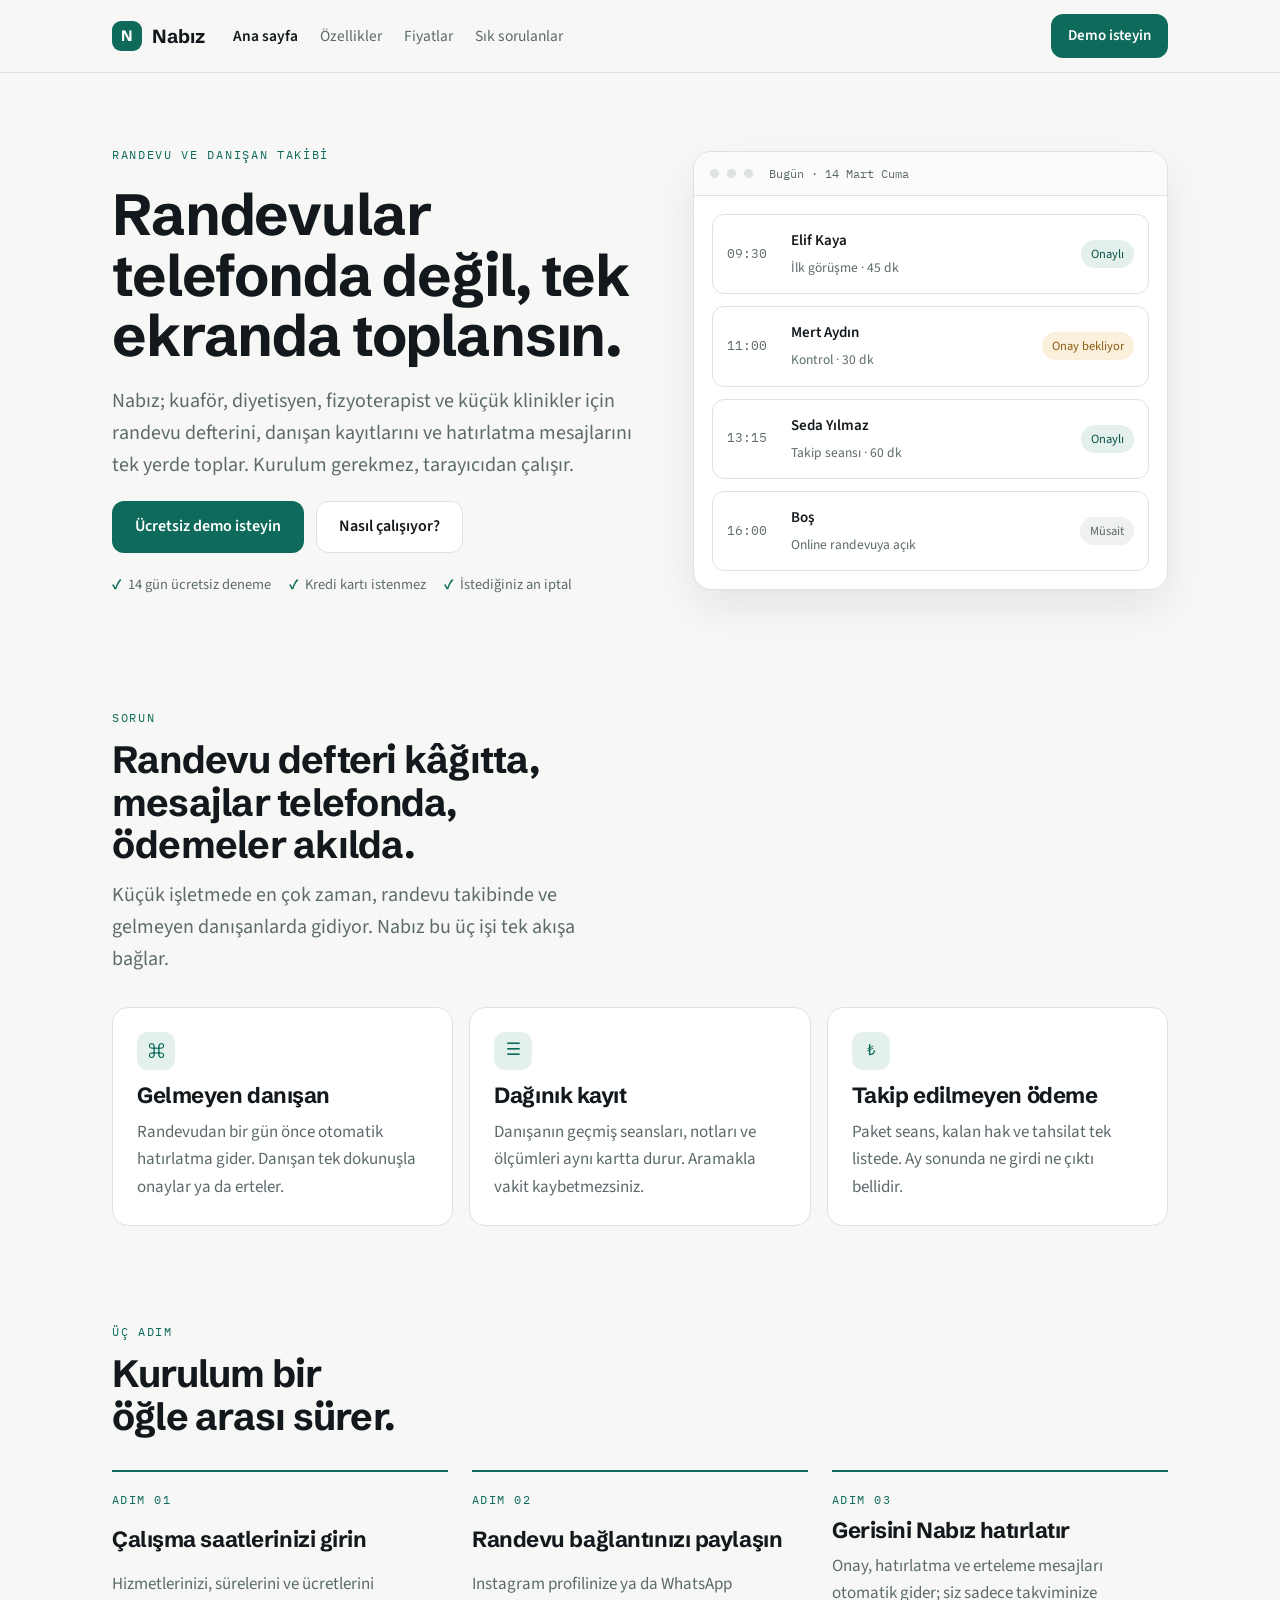
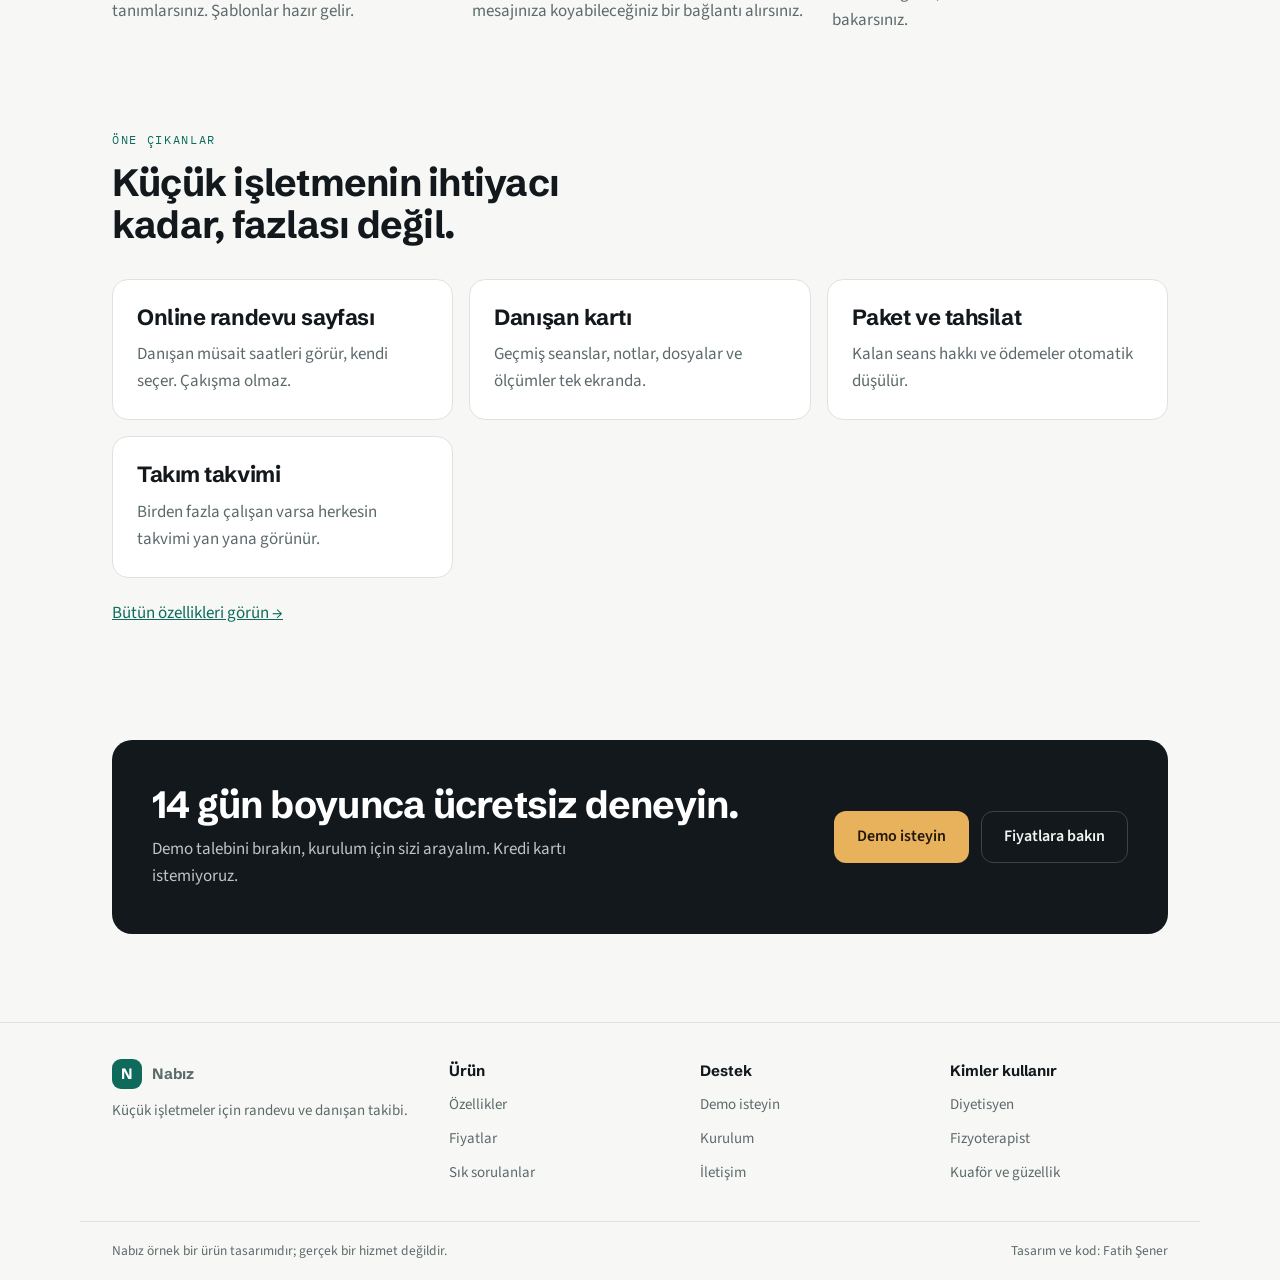
<file: nabiz/index.html>
<!doctype html>
<html lang="tr">
<head>
<meta charset="utf-8">
<meta name="viewport" content="width=device-width, initial-scale=1, viewport-fit=cover">
<title>Nabız — randevu ve danışan takibi</title>
<meta name="description" content="Kuaför, diyetisyen, fizyoterapist ve küçük klinikler için randevu, danışan kaydı ve hatırlatma. Nabız ile randevular tek ekranda.">
<link rel="preconnect" href="https://fonts.googleapis.com">
<link rel="preconnect" href="https://fonts.gstatic.com" crossorigin>
<link rel="stylesheet" href="https://fonts.googleapis.com/css2?family=Schibsted+Grotesk:wght@500;700&family=Source+Sans+3:wght@400;600&family=IBM+Plex+Mono:wght@400&display=swap">
<link rel="stylesheet" href="stil.css">
</head>
<body>

<header class="ust">
  <div class="kutu ust-ic">
    <a class="marka" href="index.html"><span class="isaret" aria-hidden="true">N</span> Nabız</a>
    <nav>
      <a href="index.html" aria-current="page">Ana sayfa</a>
      <a href="ozellikler.html">Özellikler</a>
      <a href="fiyatlar.html">Fiyatlar</a>
      <a href="sss.html">Sık sorulanlar</a>
    </nav>
    <div class="ust-sag">
      <a class="dugme dolu kucuk" href="iletisim.html">Demo isteyin</a>
      <button class="menu-dugme" type="button" id="menuDugmesi" aria-expanded="false" aria-controls="gezinmeAcilir" aria-label="Menüyü aç">☰</button>
    </div>
  </div>
  <div class="kutu gezinme-acilir" id="gezinmeAcilir" hidden>
    <a href="index.html">Ana sayfa</a>
    <a href="ozellikler.html">Özellikler</a>
    <a href="fiyatlar.html">Fiyatlar</a>
    <a href="sss.html">Sık sorulanlar</a>
    <a href="iletisim.html">İletişim</a>
  </div>
</header>

<main>
  <section class="kutu giris">
    <div class="giris-yazi">
      <p class="etiket">Randevu ve danışan takibi</p>
      <h1>Randevular telefonda değil, tek ekranda toplansın.</h1>
      <p class="govde-buyuk">Nabız; kuaför, diyetisyen, fizyoterapist ve küçük klinikler için randevu defterini, danışan kayıtlarını ve hatırlatma mesajlarını tek yerde toplar. Kurulum gerekmez, tarayıcıdan çalışır.</p>
      <div class="dugmeler">
        <a class="dugme dolu" href="iletisim.html">Ücretsiz demo isteyin</a>
        <a class="dugme bos" href="ozellikler.html">Nasıl çalışıyor?</a>
      </div>
      <div class="guven">
        <span>14 gün ücretsiz deneme</span>
        <span>Kredi kartı istenmez</span>
        <span>İstediğiniz an iptal</span>
      </div>
    </div>

    <div class="ekran" aria-label="Nabız randevu ekranının örnek görünümü" role="img">
      <div class="ekran-ust" aria-hidden="true">
        <i></i><i></i><i></i>
        <b>Bugün · 14 Mart Cuma</b>
      </div>
      <div class="ekran-ic" aria-hidden="true">
        <div class="randevu">
          <span class="saat">09:30</span>
          <span><b>Elif Kaya</b><br><span style="font-size: 13.5px; color: var(--soluk);">İlk görüşme · 45 dk</span></span>
          <span class="durum">Onaylı</span>
        </div>
        <div class="randevu">
          <span class="saat">11:00</span>
          <span><b>Mert Aydın</b><br><span style="font-size: 13.5px; color: var(--soluk);">Kontrol · 30 dk</span></span>
          <span class="durum bekliyor">Onay bekliyor</span>
        </div>
        <div class="randevu">
          <span class="saat">13:15</span>
          <span><b>Seda Yılmaz</b><br><span style="font-size: 13.5px; color: var(--soluk);">Takip seansı · 60 dk</span></span>
          <span class="durum">Onaylı</span>
        </div>
        <div class="randevu">
          <span class="saat">16:00</span>
          <span><b>Boş</b><br><span style="font-size: 13.5px; color: var(--soluk);">Online randevuya açık</span></span>
          <span class="durum" style="background: #EEF1EE; color: var(--soluk);">Müsait</span>
        </div>
      </div>
    </div>
  </section>

  <section class="kutu dar">
    <div class="bolum-basi">
      <p class="etiket">Sorun</p>
      <h2>Randevu defteri kâğıtta, mesajlar telefonda, ödemeler akılda.</h2>
      <p class="govde-buyuk">Küçük işletmede en çok zaman, randevu takibinde ve gelmeyen danışanlarda gidiyor. Nabız bu üç işi tek akışa bağlar.</p>
    </div>

    <div class="kartlar">
      <article class="kart">
        <span class="isaret" aria-hidden="true">⌘</span>
        <h3>Gelmeyen danışan</h3>
        <p>Randevudan bir gün önce otomatik hatırlatma gider. Danışan tek dokunuşla onaylar ya da erteler.</p>
      </article>
      <article class="kart">
        <span class="isaret" aria-hidden="true">☰</span>
        <h3>Dağınık kayıt</h3>
        <p>Danışanın geçmiş seansları, notları ve ölçümleri aynı kartta durur. Aramakla vakit kaybetmezsiniz.</p>
      </article>
      <article class="kart">
        <span class="isaret" aria-hidden="true">₺</span>
        <h3>Takip edilmeyen ödeme</h3>
        <p>Paket seans, kalan hak ve tahsilat tek listede. Ay sonunda ne girdi ne çıktı bellidir.</p>
      </article>
    </div>
  </section>

  <section class="kutu dar">
    <div class="bolum-basi">
      <p class="etiket">Üç adım</p>
      <h2>Kurulum bir öğle arası sürer.</h2>
    </div>
    <div class="adimlar">
      <div class="adim">
        <span class="sira">ADIM 01</span>
        <h3>Çalışma saatlerinizi girin</h3>
        <p>Hizmetlerinizi, sürelerini ve ücretlerini tanımlarsınız. Şablonlar hazır gelir.</p>
      </div>
      <div class="adim">
        <span class="sira">ADIM 02</span>
        <h3>Randevu bağlantınızı paylaşın</h3>
        <p>Instagram profilinize ya da WhatsApp mesajınıza koyabileceğiniz bir bağlantı alırsınız.</p>
      </div>
      <div class="adim">
        <span class="sira">ADIM 03</span>
        <h3>Gerisini Nabız hatırlatır</h3>
        <p>Onay, hatırlatma ve erteleme mesajları otomatik gider; siz sadece takviminize bakarsınız.</p>
      </div>
    </div>
  </section>

  <section class="kutu dar">
    <div class="bolum-basi">
      <p class="etiket">Öne çıkanlar</p>
      <h2>Küçük işletmenin ihtiyacı kadar, fazlası değil.</h2>
    </div>
    <div class="kartlar">
      <article class="kart">
        <h3>Online randevu sayfası</h3>
        <p>Danışan müsait saatleri görür, kendi seçer. Çakışma olmaz.</p>
      </article>
      <article class="kart">
        <h3>Danışan kartı</h3>
        <p>Geçmiş seanslar, notlar, dosyalar ve ölçümler tek ekranda.</p>
      </article>
      <article class="kart">
        <h3>Paket ve tahsilat</h3>
        <p>Kalan seans hakkı ve ödemeler otomatik düşülür.</p>
      </article>
      <article class="kart">
        <h3>Takım takvimi</h3>
        <p>Birden fazla çalışan varsa herkesin takvimi yan yana görünür.</p>
      </article>
    </div>
    <p style="margin-top: 22px;"><a href="ozellikler.html">Bütün özellikleri görün →</a></p>
  </section>

  <section class="kutu">
    <div class="cagri">
      <div style="display: grid; gap: 10px;">
        <h2>14 gün boyunca ücretsiz deneyin.</h2>
        <p>Demo talebini bırakın, kurulum için sizi arayalım. Kredi kartı istemiyoruz.</p>
      </div>
      <div class="dugmeler" style="display: flex; gap: 12px; flex-wrap: wrap;">
        <a class="dugme dolu" href="iletisim.html">Demo isteyin</a>
        <a class="dugme bos" href="fiyatlar.html">Fiyatlara bakın</a>
      </div>
    </div>
  </section>
</main>

<footer>
  <div class="kutu footer-ic">
    <div class="footer-sut">
      <a class="marka" href="index.html"><span class="isaret" aria-hidden="true">N</span> Nabız</a>
      <p style="color: var(--soluk); font-size: 15px;">Küçük işletmeler için randevu ve danışan takibi.</p>
    </div>
    <div class="footer-sut">
      <b>Ürün</b>
      <a href="ozellikler.html">Özellikler</a>
      <a href="fiyatlar.html">Fiyatlar</a>
      <a href="sss.html">Sık sorulanlar</a>
    </div>
    <div class="footer-sut">
      <b>Destek</b>
      <a href="iletisim.html">Demo isteyin</a>
      <a href="sss.html#kurulum">Kurulum</a>
      <a href="iletisim.html">İletişim</a>
    </div>
    <div class="footer-sut">
      <b>Kimler kullanır</b>
      <a href="ozellikler.html#kimler">Diyetisyen</a>
      <a href="ozellikler.html#kimler">Fizyoterapist</a>
      <a href="ozellikler.html#kimler">Kuaför ve güzellik</a>
    </div>
  </div>
  <div class="kutu footer-alt">
    <span>Nabız örnek bir ürün tasarımıdır; gerçek bir hizmet değildir.</span>
    <span class="sag">Tasarım ve kod: Fatih Şener</span>
  </div>
</footer>

<script src="betik.js"></script>
</body>
</html>
</file>
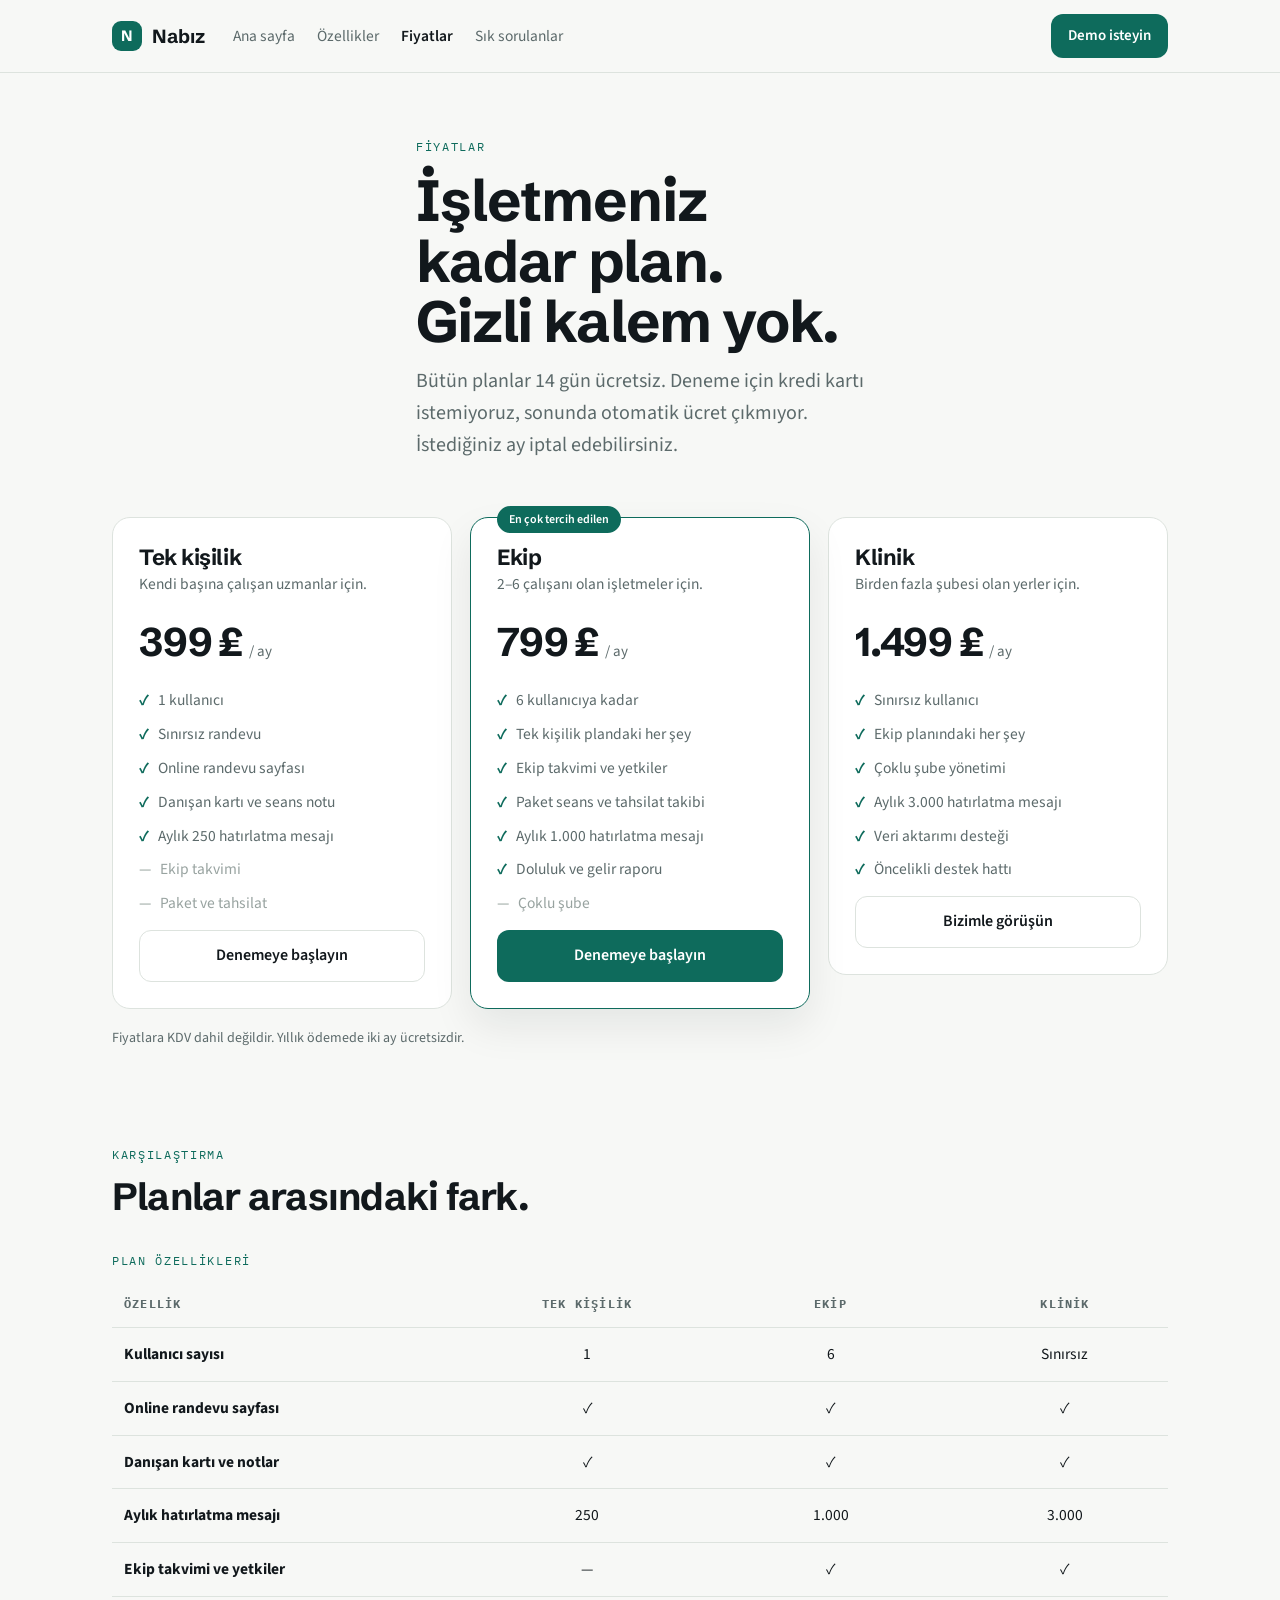
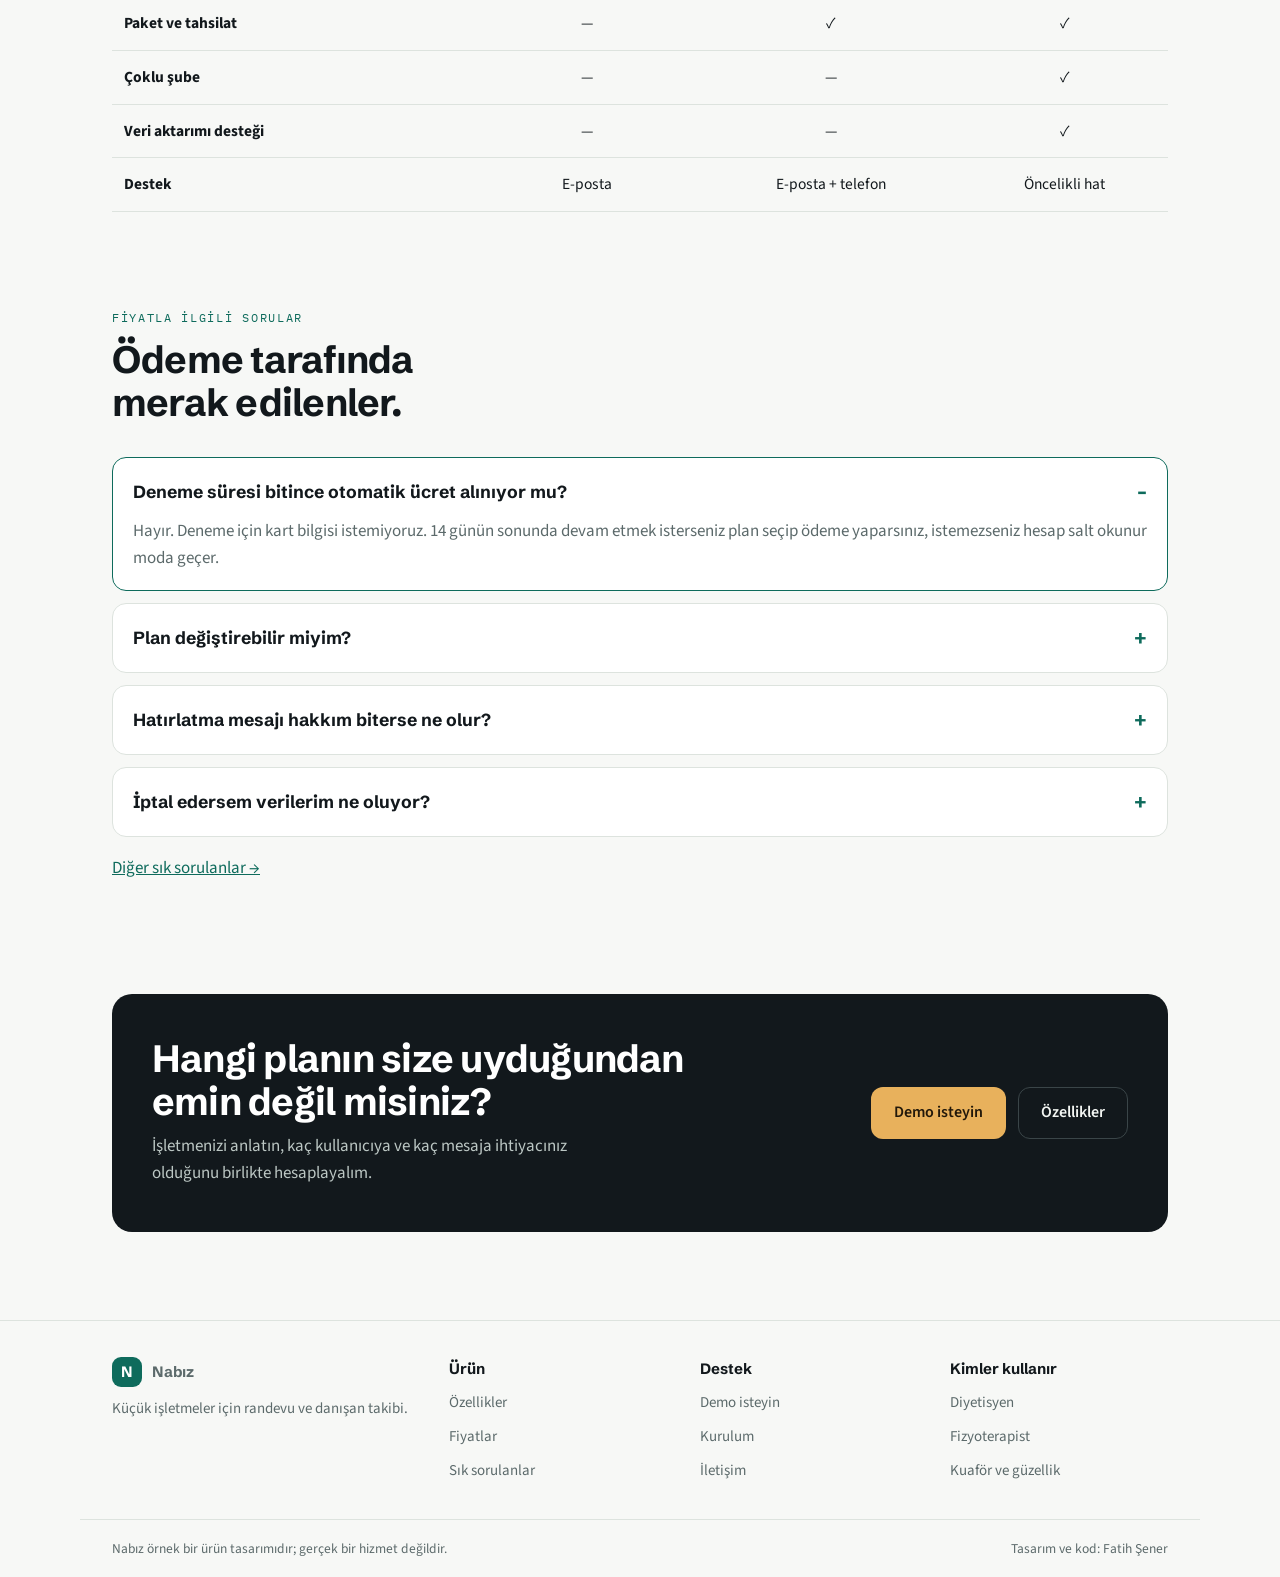
<file: nabiz/fiyatlar.html>
<!doctype html>
<html lang="tr">
<head>
<meta charset="utf-8">
<meta name="viewport" content="width=device-width, initial-scale=1, viewport-fit=cover">
<title>Fiyatlar — Nabız</title>
<meta name="description" content="Nabız fiyat planları: Tek kişilik işletme, ekip ve klinik paketleri. 14 gün ücretsiz deneme, kredi kartı istenmez.">
<link rel="preconnect" href="https://fonts.googleapis.com">
<link rel="preconnect" href="https://fonts.gstatic.com" crossorigin>
<link rel="stylesheet" href="https://fonts.googleapis.com/css2?family=Schibsted+Grotesk:wght@500;700&family=Source+Sans+3:wght@400;600&family=IBM+Plex+Mono:wght@400&display=swap">
<link rel="stylesheet" href="stil.css">
</head>
<body>

<header class="ust">
  <div class="kutu ust-ic">
    <a class="marka" href="index.html"><span class="isaret" aria-hidden="true">N</span> Nabız</a>
    <nav>
      <a href="index.html">Ana sayfa</a>
      <a href="ozellikler.html">Özellikler</a>
      <a href="fiyatlar.html" aria-current="page">Fiyatlar</a>
      <a href="sss.html">Sık sorulanlar</a>
    </nav>
    <div class="ust-sag">
      <a class="dugme dolu kucuk" href="iletisim.html">Demo isteyin</a>
      <button class="menu-dugme" type="button" id="menuDugmesi" aria-expanded="false" aria-controls="gezinmeAcilir" aria-label="Menüyü aç">☰</button>
    </div>
  </div>
  <div class="kutu gezinme-acilir" id="gezinmeAcilir" hidden>
    <a href="index.html">Ana sayfa</a>
    <a href="ozellikler.html">Özellikler</a>
    <a href="fiyatlar.html">Fiyatlar</a>
    <a href="sss.html">Sık sorulanlar</a>
    <a href="iletisim.html">İletişim</a>
  </div>
</header>

<main>
  <div class="kutu sayfa-basi">
    <p class="etiket">Fiyatlar</p>
    <h1>İşletmeniz kadar plan. Gizli kalem yok.</h1>
    <p class="govde-buyuk">Bütün planlar 14 gün ücretsiz. Deneme için kredi kartı istemiyoruz, sonunda otomatik ücret çıkmıyor. İstediğiniz ay iptal edebilirsiniz.</p>
  </div>

  <section class="kutu dar">
    <div class="fiyatlar">
      <article class="fiyat">
        <div>
          <h3>Tek kişilik</h3>
          <p style="color: var(--soluk); font-size: 15.5px;">Kendi başına çalışan uzmanlar için.</p>
        </div>
        <div class="tutar">399 ₺ <small>/ ay</small></div>
        <ul>
          <li>1 kullanıcı</li>
          <li>Sınırsız randevu</li>
          <li>Online randevu sayfası</li>
          <li>Danışan kartı ve seans notu</li>
          <li>Aylık 250 hatırlatma mesajı</li>
          <li class="yok">Ekip takvimi</li>
          <li class="yok">Paket ve tahsilat</li>
        </ul>
        <a class="dugme bos" href="iletisim.html">Denemeye başlayın</a>
      </article>

      <article class="fiyat one-cikan">
        <div>
          <h3>Ekip</h3>
          <p style="color: var(--soluk); font-size: 15.5px;">2–6 çalışanı olan işletmeler için.</p>
        </div>
        <div class="tutar">799 ₺ <small>/ ay</small></div>
        <ul>
          <li>6 kullanıcıya kadar</li>
          <li>Tek kişilik plandaki her şey</li>
          <li>Ekip takvimi ve yetkiler</li>
          <li>Paket seans ve tahsilat takibi</li>
          <li>Aylık 1.000 hatırlatma mesajı</li>
          <li>Doluluk ve gelir raporu</li>
          <li class="yok">Çoklu şube</li>
        </ul>
        <a class="dugme dolu" href="iletisim.html">Denemeye başlayın</a>
      </article>

      <article class="fiyat">
        <div>
          <h3>Klinik</h3>
          <p style="color: var(--soluk); font-size: 15.5px;">Birden fazla şubesi olan yerler için.</p>
        </div>
        <div class="tutar">1.499 ₺ <small>/ ay</small></div>
        <ul>
          <li>Sınırsız kullanıcı</li>
          <li>Ekip planındaki her şey</li>
          <li>Çoklu şube yönetimi</li>
          <li>Aylık 3.000 hatırlatma mesajı</li>
          <li>Veri aktarımı desteği</li>
          <li>Öncelikli destek hattı</li>
        </ul>
        <a class="dugme bos" href="iletisim.html">Bizimle görüşün</a>
      </article>
    </div>
    <p style="margin-top: 18px; font-size: 14px; color: var(--soluk);">Fiyatlara KDV dahil değildir. Yıllık ödemede iki ay ücretsizdir.</p>
  </section>

  <section class="kutu dar">
    <div class="bolum-basi">
      <p class="etiket">Karşılaştırma</p>
      <h2>Planlar arasındaki fark.</h2>
    </div>
    <div class="tablo-sarmal">
      <table class="karsilastirma">
        <caption class="etiket" style="text-align: left; padding-bottom: 10px;">Plan özellikleri</caption>
        <thead>
          <tr>
            <th scope="col">Özellik</th>
            <th scope="col" class="orta">Tek kişilik</th>
            <th scope="col" class="orta">Ekip</th>
            <th scope="col" class="orta">Klinik</th>
          </tr>
        </thead>
        <tbody>
          <tr><th scope="row">Kullanıcı sayısı</th><td class="orta">1</td><td class="orta">6</td><td class="orta">Sınırsız</td></tr>
          <tr><th scope="row">Online randevu sayfası</th><td class="orta">✓</td><td class="orta">✓</td><td class="orta">✓</td></tr>
          <tr><th scope="row">Danışan kartı ve notlar</th><td class="orta">✓</td><td class="orta">✓</td><td class="orta">✓</td></tr>
          <tr><th scope="row">Aylık hatırlatma mesajı</th><td class="orta">250</td><td class="orta">1.000</td><td class="orta">3.000</td></tr>
          <tr><th scope="row">Ekip takvimi ve yetkiler</th><td class="orta">—</td><td class="orta">✓</td><td class="orta">✓</td></tr>
          <tr><th scope="row">Paket ve tahsilat</th><td class="orta">—</td><td class="orta">✓</td><td class="orta">✓</td></tr>
          <tr><th scope="row">Çoklu şube</th><td class="orta">—</td><td class="orta">—</td><td class="orta">✓</td></tr>
          <tr><th scope="row">Veri aktarımı desteği</th><td class="orta">—</td><td class="orta">—</td><td class="orta">✓</td></tr>
          <tr><th scope="row">Destek</th><td class="orta">E-posta</td><td class="orta">E-posta + telefon</td><td class="orta">Öncelikli hat</td></tr>
        </tbody>
      </table>
    </div>
  </section>

  <section class="kutu dar">
    <div class="bolum-basi">
      <p class="etiket">Fiyatla ilgili sorular</p>
      <h2>Ödeme tarafında merak edilenler.</h2>
    </div>
    <div class="sss">
      <details open>
        <summary>Deneme süresi bitince otomatik ücret alınıyor mu?</summary>
        <p>Hayır. Deneme için kart bilgisi istemiyoruz. 14 günün sonunda devam etmek isterseniz plan seçip ödeme yaparsınız, istemezseniz hesap salt okunur moda geçer.</p>
      </details>
      <details>
        <summary>Plan değiştirebilir miyim?</summary>
        <p>İstediğiniz zaman yükseltip düşürebilirsiniz. Yükseltmede kalan gün üzerinden fark alınır, düşürmede sonraki dönemden geçerli olur.</p>
      </details>
      <details>
        <summary>Hatırlatma mesajı hakkım biterse ne olur?</summary>
        <p>Randevular çalışmaya devam eder, yalnızca otomatik mesaj gönderimi durur. Ek paket alabilir ya da bir üst plana geçebilirsiniz.</p>
      </details>
      <details>
        <summary>İptal edersem verilerim ne oluyor?</summary>
        <p>İptalden sonra 60 gün boyunca verileriniz saklanır ve Excel olarak dışarı aktarabilirsiniz. Bu sürenin sonunda talebiniz üzerine tamamen siliyoruz.</p>
      </details>
    </div>
    <p style="margin-top: 18px;"><a href="sss.html">Diğer sık sorulanlar →</a></p>
  </section>

  <section class="kutu">
    <div class="cagri">
      <div style="display: grid; gap: 10px;">
        <h2>Hangi planın size uyduğundan emin değil misiniz?</h2>
        <p>İşletmenizi anlatın, kaç kullanıcıya ve kaç mesaja ihtiyacınız olduğunu birlikte hesaplayalım.</p>
      </div>
      <div style="display: flex; gap: 12px; flex-wrap: wrap;">
        <a class="dugme dolu" href="iletisim.html">Demo isteyin</a>
        <a class="dugme bos" href="ozellikler.html">Özellikler</a>
      </div>
    </div>
  </section>
</main>

<footer>
  <div class="kutu footer-ic">
    <div class="footer-sut">
      <a class="marka" href="index.html"><span class="isaret" aria-hidden="true">N</span> Nabız</a>
      <p style="color: var(--soluk); font-size: 15px;">Küçük işletmeler için randevu ve danışan takibi.</p>
    </div>
    <div class="footer-sut">
      <b>Ürün</b>
      <a href="ozellikler.html">Özellikler</a>
      <a href="fiyatlar.html">Fiyatlar</a>
      <a href="sss.html">Sık sorulanlar</a>
    </div>
    <div class="footer-sut">
      <b>Destek</b>
      <a href="iletisim.html">Demo isteyin</a>
      <a href="sss.html#kurulum">Kurulum</a>
      <a href="iletisim.html">İletişim</a>
    </div>
    <div class="footer-sut">
      <b>Kimler kullanır</b>
      <a href="ozellikler.html#kimler">Diyetisyen</a>
      <a href="ozellikler.html#kimler">Fizyoterapist</a>
      <a href="ozellikler.html#kimler">Kuaför ve güzellik</a>
    </div>
  </div>
  <div class="kutu footer-alt">
    <span>Nabız örnek bir ürün tasarımıdır; gerçek bir hizmet değildir.</span>
    <span class="sag">Tasarım ve kod: Fatih Şener</span>
  </div>
</footer>

<script src="betik.js"></script>
</body>
</html>
</file>
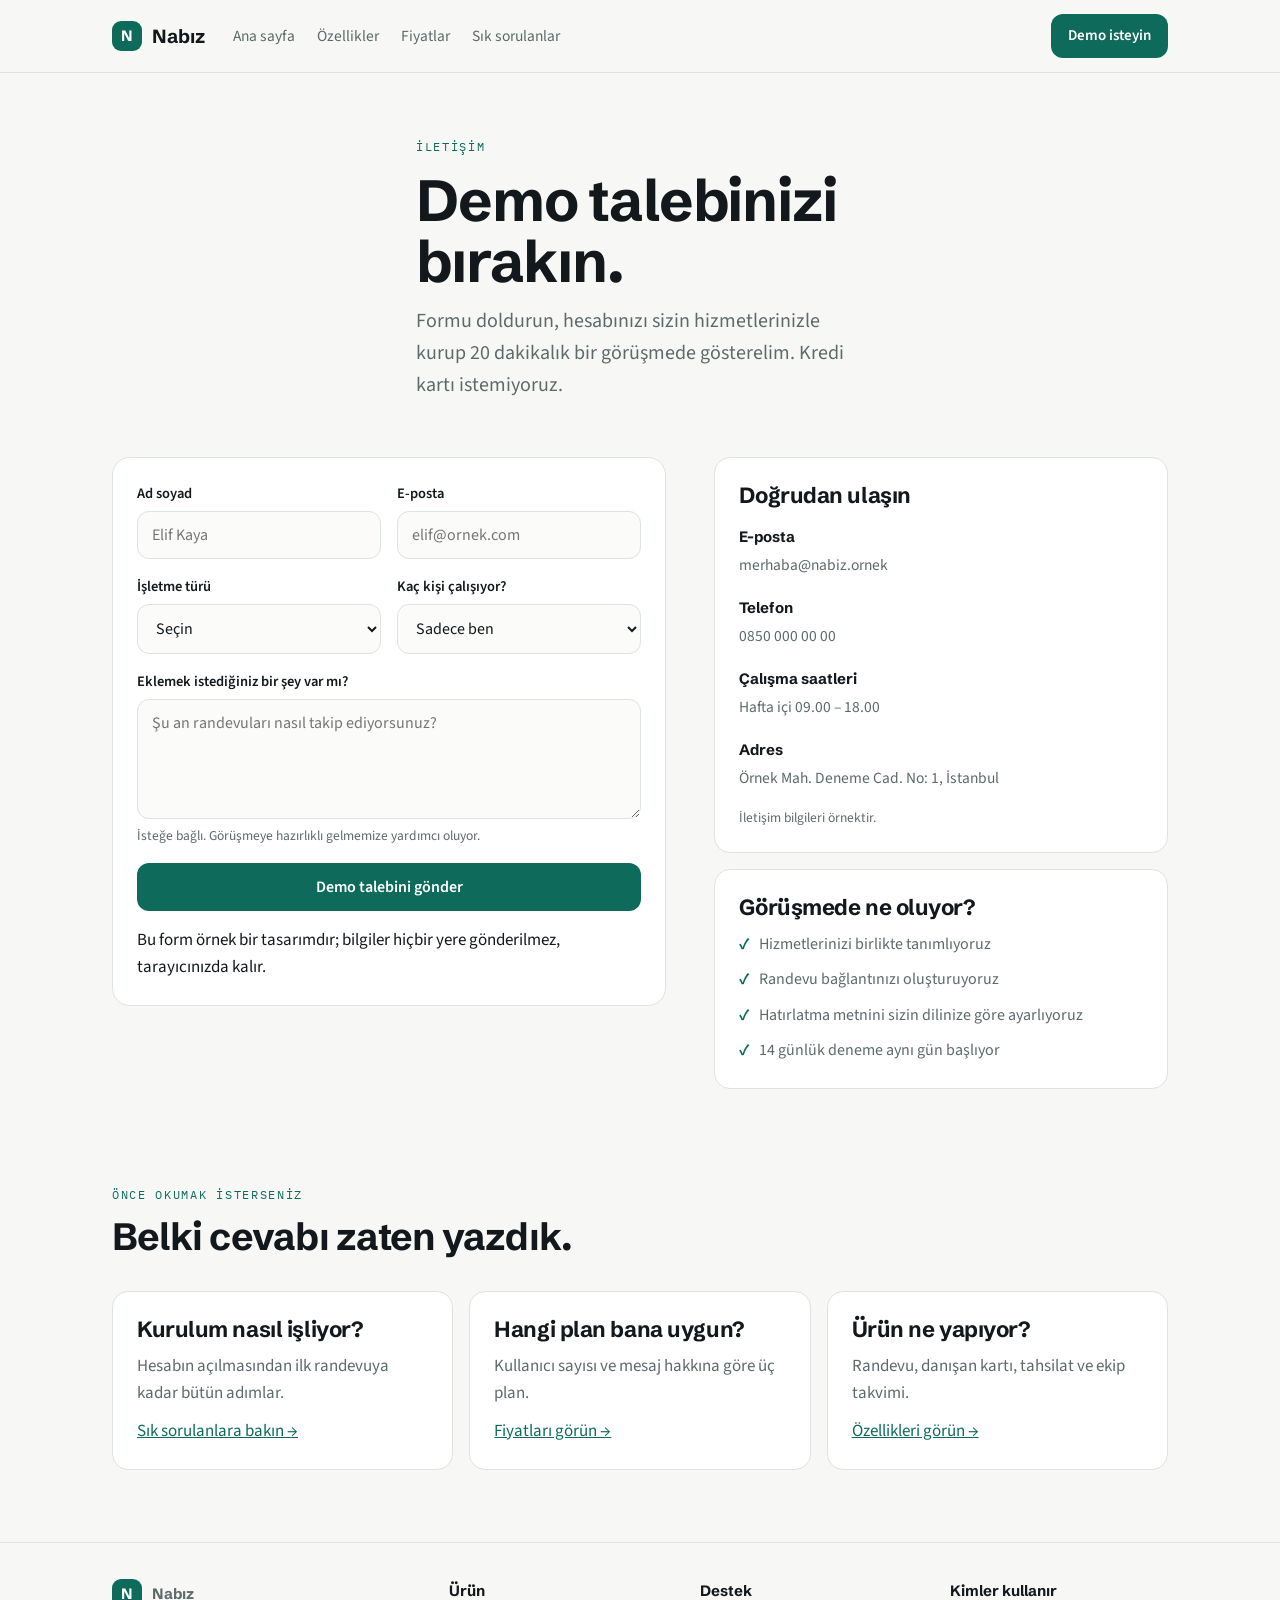
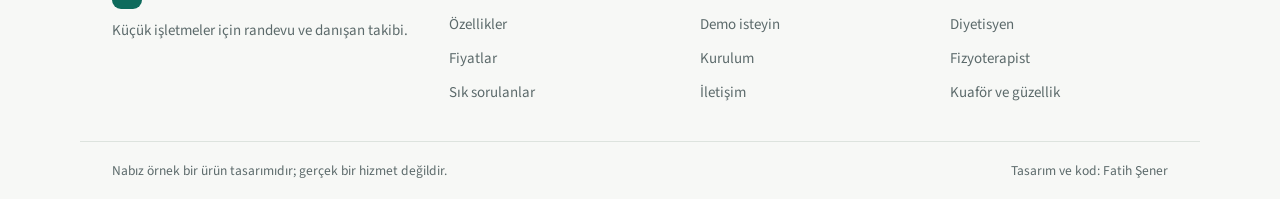
<file: nabiz/iletisim.html>
<!doctype html>
<html lang="tr">
<head>
<meta charset="utf-8">
<meta name="viewport" content="width=device-width, initial-scale=1, viewport-fit=cover">
<title>İletişim — Nabız</title>
<meta name="description" content="Nabız demo talebi. İşletmenizi anlatın, kurulum için sizi arayalım.">
<link rel="preconnect" href="https://fonts.googleapis.com">
<link rel="preconnect" href="https://fonts.gstatic.com" crossorigin>
<link rel="stylesheet" href="https://fonts.googleapis.com/css2?family=Schibsted+Grotesk:wght@500;700&family=Source+Sans+3:wght@400;600&family=IBM+Plex+Mono:wght@400&display=swap">
<link rel="stylesheet" href="stil.css">
</head>
<body>

<header class="ust">
  <div class="kutu ust-ic">
    <a class="marka" href="index.html"><span class="isaret" aria-hidden="true">N</span> Nabız</a>
    <nav>
      <a href="index.html">Ana sayfa</a>
      <a href="ozellikler.html">Özellikler</a>
      <a href="fiyatlar.html">Fiyatlar</a>
      <a href="sss.html">Sık sorulanlar</a>
    </nav>
    <div class="ust-sag">
      <a class="dugme dolu kucuk" href="iletisim.html" aria-current="page">Demo isteyin</a>
      <button class="menu-dugme" type="button" id="menuDugmesi" aria-expanded="false" aria-controls="gezinmeAcilir" aria-label="Menüyü aç">☰</button>
    </div>
  </div>
  <div class="kutu gezinme-acilir" id="gezinmeAcilir" hidden>
    <a href="index.html">Ana sayfa</a>
    <a href="ozellikler.html">Özellikler</a>
    <a href="fiyatlar.html">Fiyatlar</a>
    <a href="sss.html">Sık sorulanlar</a>
    <a href="iletisim.html">İletişim</a>
  </div>
</header>

<main>
  <div class="kutu sayfa-basi">
    <p class="etiket">İletişim</p>
    <h1>Demo talebinizi bırakın.</h1>
    <p class="govde-buyuk">Formu doldurun, hesabınızı sizin hizmetlerinizle kurup 20 dakikalık bir görüşmede gösterelim. Kredi kartı istemiyoruz.</p>
  </div>

  <section class="kutu dar">
    <div class="iletisim">
      <div>
        <form class="form" id="demoForm" novalidate>
          <div class="form-ikili">
            <div class="alan" id="adAlani">
              <label for="ad">Ad soyad</label>
              <input type="text" id="ad" name="ad" autocomplete="name" placeholder="Elif Kaya">
              <p class="hata" hidden></p>
            </div>
            <div class="alan" id="epostaAlani">
              <label for="eposta">E-posta</label>
              <input type="email" id="eposta" name="eposta" autocomplete="email" placeholder="elif@ornek.com">
              <p class="hata" hidden></p>
            </div>
          </div>

          <div class="form-ikili">
            <div class="alan" id="isletmeAlani">
              <label for="isletme">İşletme türü</label>
              <select id="isletme" name="isletme">
                <option value="">Seçin</option>
                <option value="diyetisyen">Diyetisyen</option>
                <option value="fizyoterapist">Fizyoterapist</option>
                <option value="kuafor">Kuaför / güzellik</option>
                <option value="psikolog">Psikolog / danışman</option>
                <option value="klinik">Klinik</option>
                <option value="diger">Diğer</option>
              </select>
              <p class="hata" hidden></p>
            </div>
            <div class="alan">
              <label for="kisi">Kaç kişi çalışıyor?</label>
              <select id="kisi" name="kisi">
                <option value="1">Sadece ben</option>
                <option value="2-6">2–6 kişi</option>
                <option value="7+">7 ve üzeri</option>
              </select>
            </div>
          </div>

          <div class="alan">
            <label for="mesaj">Eklemek istediğiniz bir şey var mı?</label>
            <textarea id="mesaj" name="mesaj" placeholder="Şu an randevuları nasıl takip ediyorsunuz?"></textarea>
            <p class="ipucu">İsteğe bağlı. Görüşmeye hazırlıklı gelmemize yardımcı oluyor.</p>
          </div>

          <button class="dugme dolu" type="submit">Demo talebini gönder</button>
          <p class="ipucu">Bu form örnek bir tasarımdır; bilgiler hiçbir yere gönderilmez, tarayıcınızda kalır.</p>
        </form>

        <div class="basari" id="formBasari" tabindex="-1" hidden>
          <b>Talebiniz alındı, <span data-ad></span>.</b>
          <p>Bu bir tasarım örneği olduğu için gerçek bir kayıt oluşturulmadı. Gerçek üründe bu aşamada size bir onay e-postası gider ve ekip bir iş günü içinde arardı.</p>
        </div>
      </div>

      <aside>
        <div class="kart">
          <h3>Doğrudan ulaşın</h3>
          <div class="bilgi-liste" style="margin-top: 6px;">
            <div class="bilgi">
              <b>E-posta</b>
              <span>merhaba@nabiz.ornek</span>
            </div>
            <div class="bilgi">
              <b>Telefon</b>
              <span>0850 000 00 00</span>
            </div>
            <div class="bilgi">
              <b>Çalışma saatleri</b>
              <span>Hafta içi 09.00 – 18.00</span>
            </div>
            <div class="bilgi">
              <b>Adres</b>
              <span>Örnek Mah. Deneme Cad. No: 1, İstanbul</span>
            </div>
          </div>
          <p style="font-size: 13.5px; color: var(--soluk); margin-top: 6px;">İletişim bilgileri örnektir.</p>
        </div>

        <div class="kart" style="margin-top: 16px;">
          <h3>Görüşmede ne oluyor?</h3>
          <ul class="liste">
            <li>Hizmetlerinizi birlikte tanımlıyoruz</li>
            <li>Randevu bağlantınızı oluşturuyoruz</li>
            <li>Hatırlatma metnini sizin dilinize göre ayarlıyoruz</li>
            <li>14 günlük deneme aynı gün başlıyor</li>
          </ul>
        </div>
      </aside>
    </div>
  </section>

  <section class="kutu dar">
    <div class="bolum-basi">
      <p class="etiket">Önce okumak isterseniz</p>
      <h2>Belki cevabı zaten yazdık.</h2>
    </div>
    <div class="kartlar">
      <article class="kart">
        <h3>Kurulum nasıl işliyor?</h3>
        <p>Hesabın açılmasından ilk randevuya kadar bütün adımlar.</p>
        <p><a href="sss.html#kurulum">Sık sorulanlara bakın →</a></p>
      </article>
      <article class="kart">
        <h3>Hangi plan bana uygun?</h3>
        <p>Kullanıcı sayısı ve mesaj hakkına göre üç plan.</p>
        <p><a href="fiyatlar.html">Fiyatları görün →</a></p>
      </article>
      <article class="kart">
        <h3>Ürün ne yapıyor?</h3>
        <p>Randevu, danışan kartı, tahsilat ve ekip takvimi.</p>
        <p><a href="ozellikler.html">Özellikleri görün →</a></p>
      </article>
    </div>
  </section>
</main>

<footer>
  <div class="kutu footer-ic">
    <div class="footer-sut">
      <a class="marka" href="index.html"><span class="isaret" aria-hidden="true">N</span> Nabız</a>
      <p style="color: var(--soluk); font-size: 15px;">Küçük işletmeler için randevu ve danışan takibi.</p>
    </div>
    <div class="footer-sut">
      <b>Ürün</b>
      <a href="ozellikler.html">Özellikler</a>
      <a href="fiyatlar.html">Fiyatlar</a>
      <a href="sss.html">Sık sorulanlar</a>
    </div>
    <div class="footer-sut">
      <b>Destek</b>
      <a href="iletisim.html">Demo isteyin</a>
      <a href="sss.html#kurulum">Kurulum</a>
      <a href="iletisim.html">İletişim</a>
    </div>
    <div class="footer-sut">
      <b>Kimler kullanır</b>
      <a href="ozellikler.html#kimler">Diyetisyen</a>
      <a href="ozellikler.html#kimler">Fizyoterapist</a>
      <a href="ozellikler.html#kimler">Kuaför ve güzellik</a>
    </div>
  </div>
  <div class="kutu footer-alt">
    <span>Nabız örnek bir ürün tasarımıdır; gerçek bir hizmet değildir.</span>
    <span class="sag">Tasarım ve kod: Fatih Şener</span>
  </div>
</footer>

<script src="betik.js"></script>
</body>
</html>
</file>
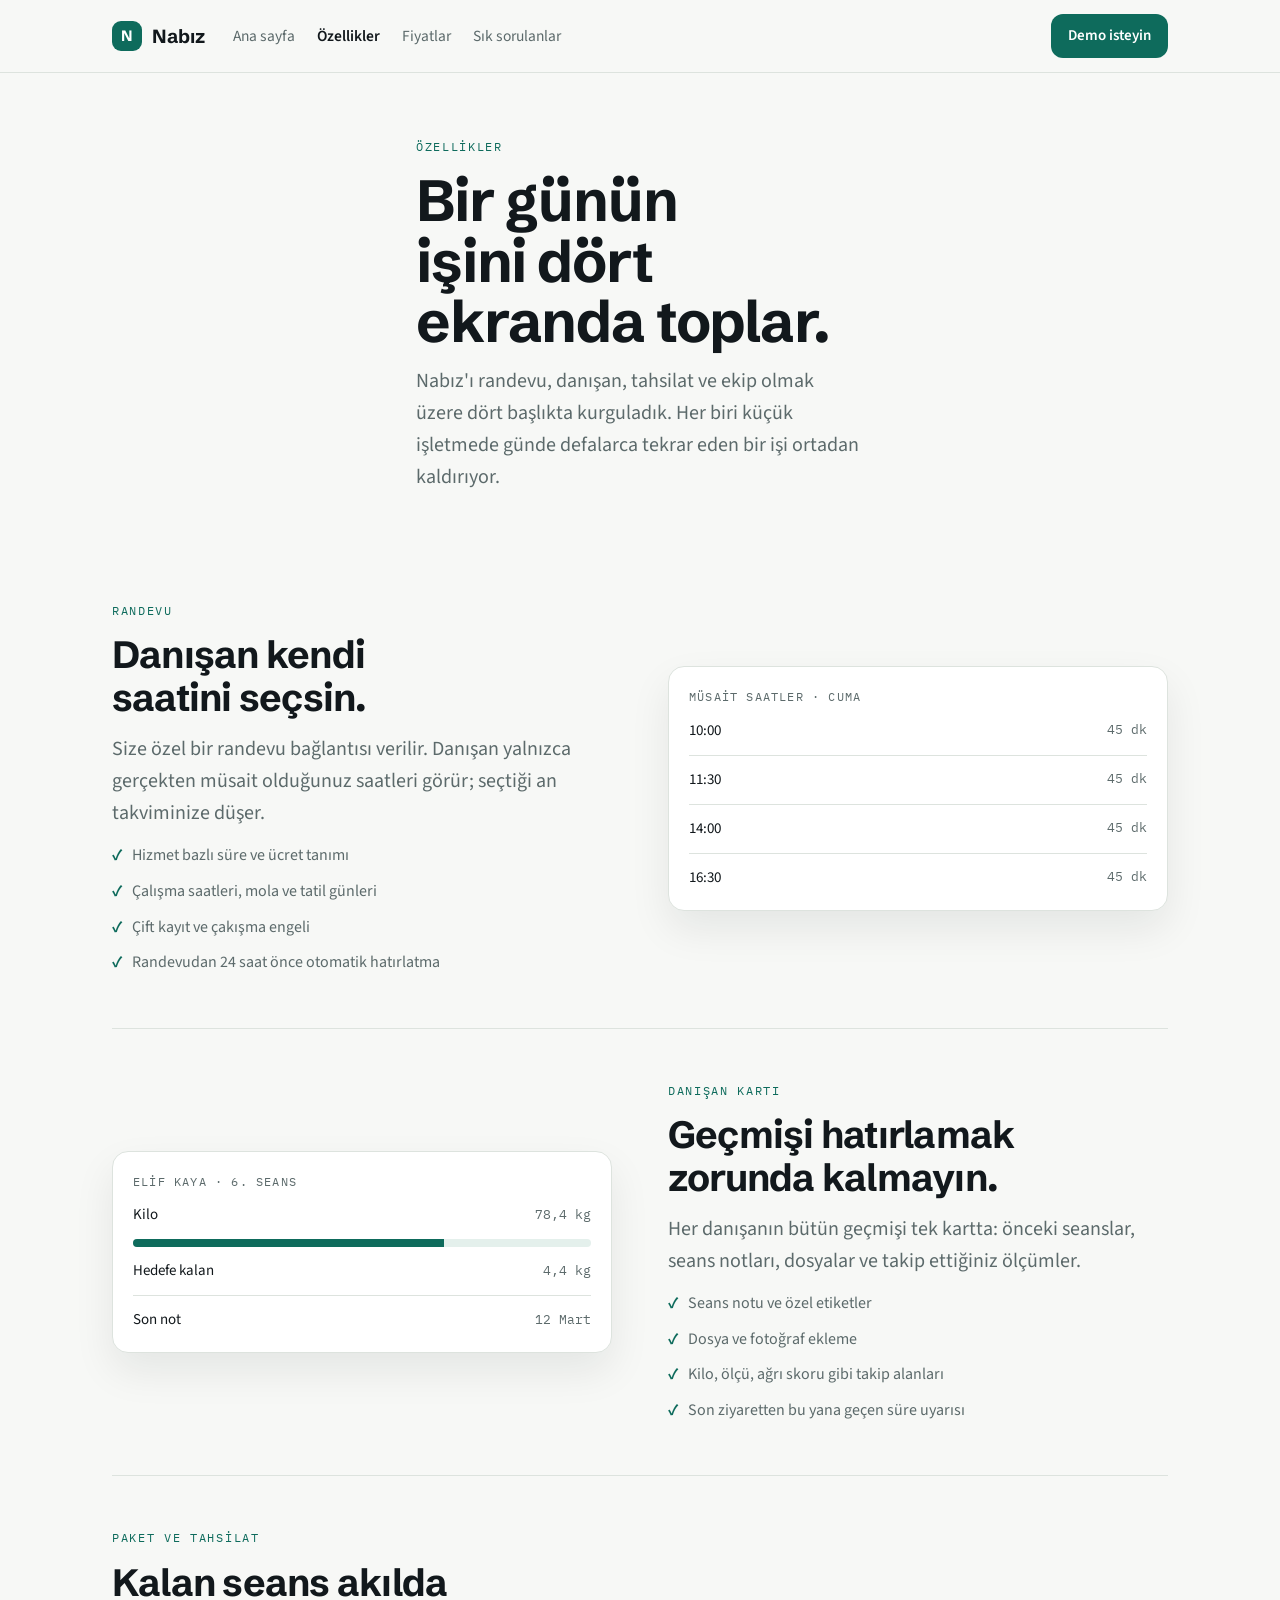
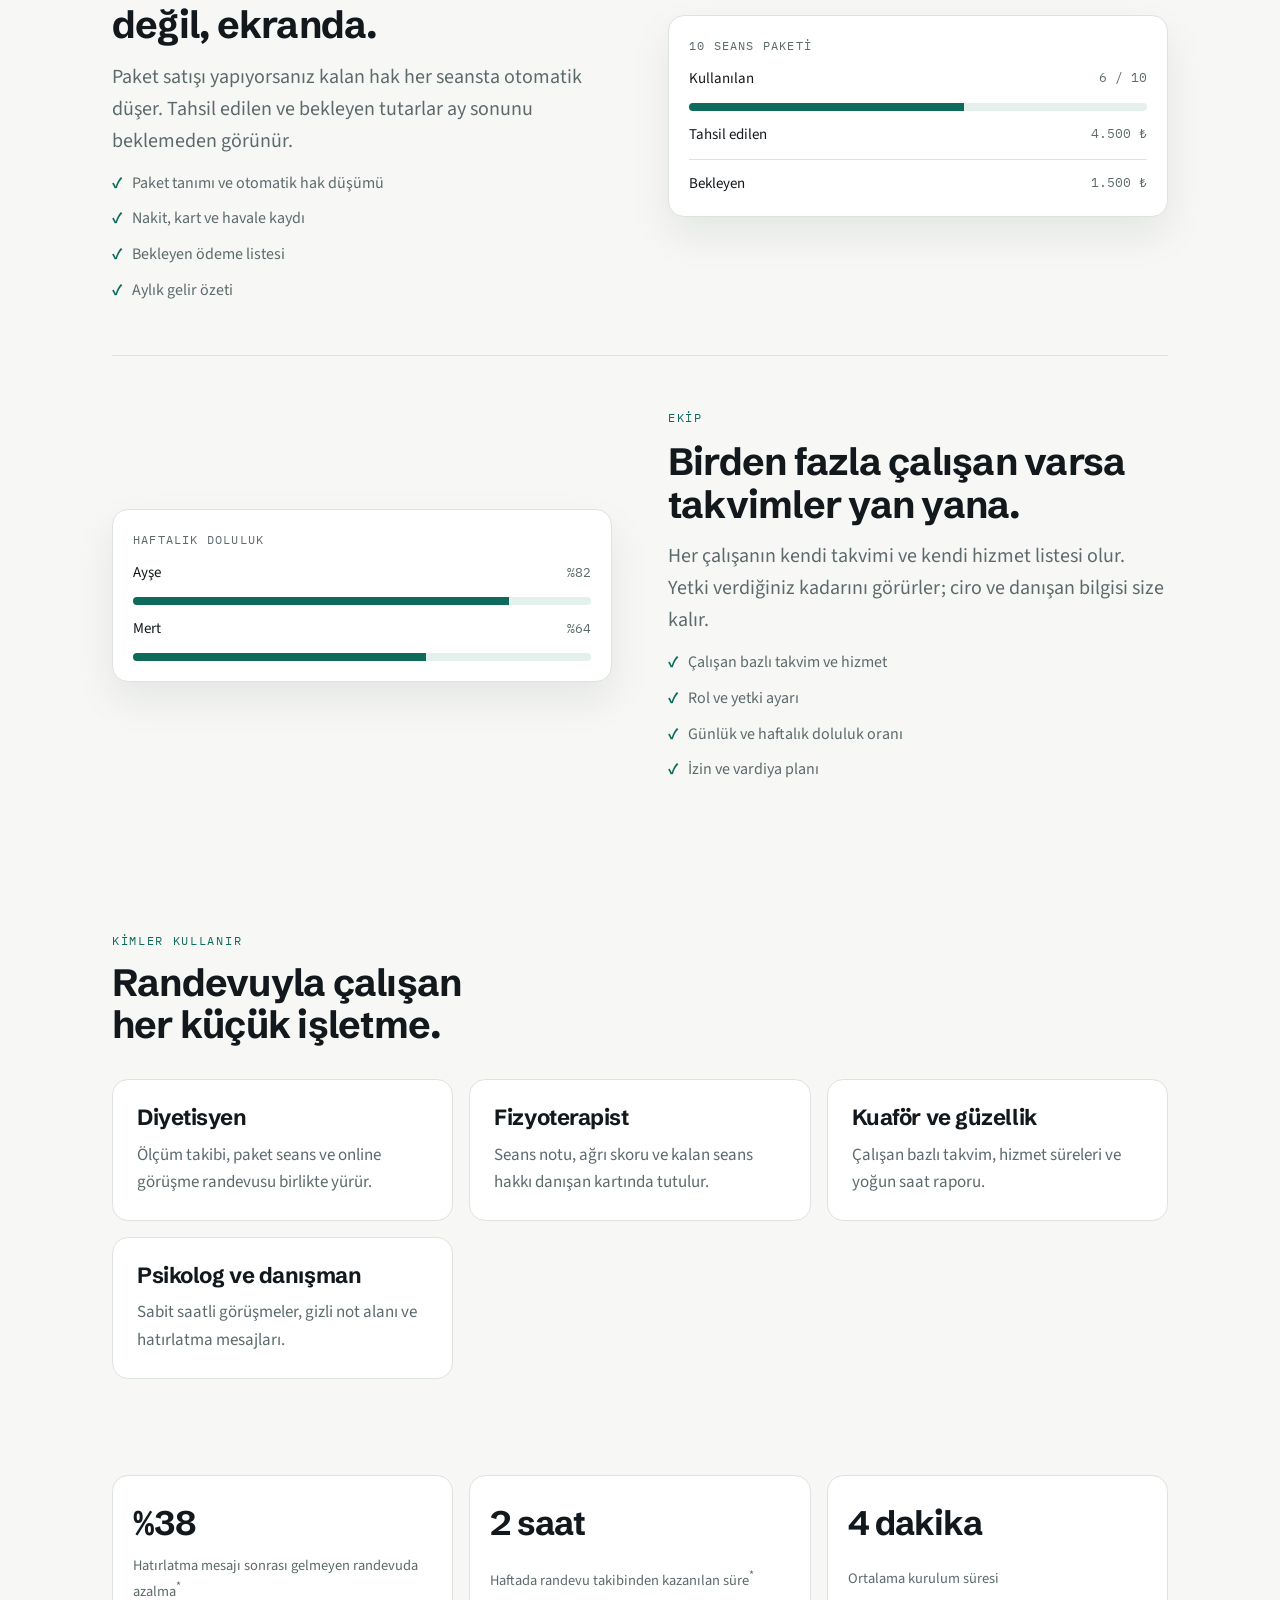
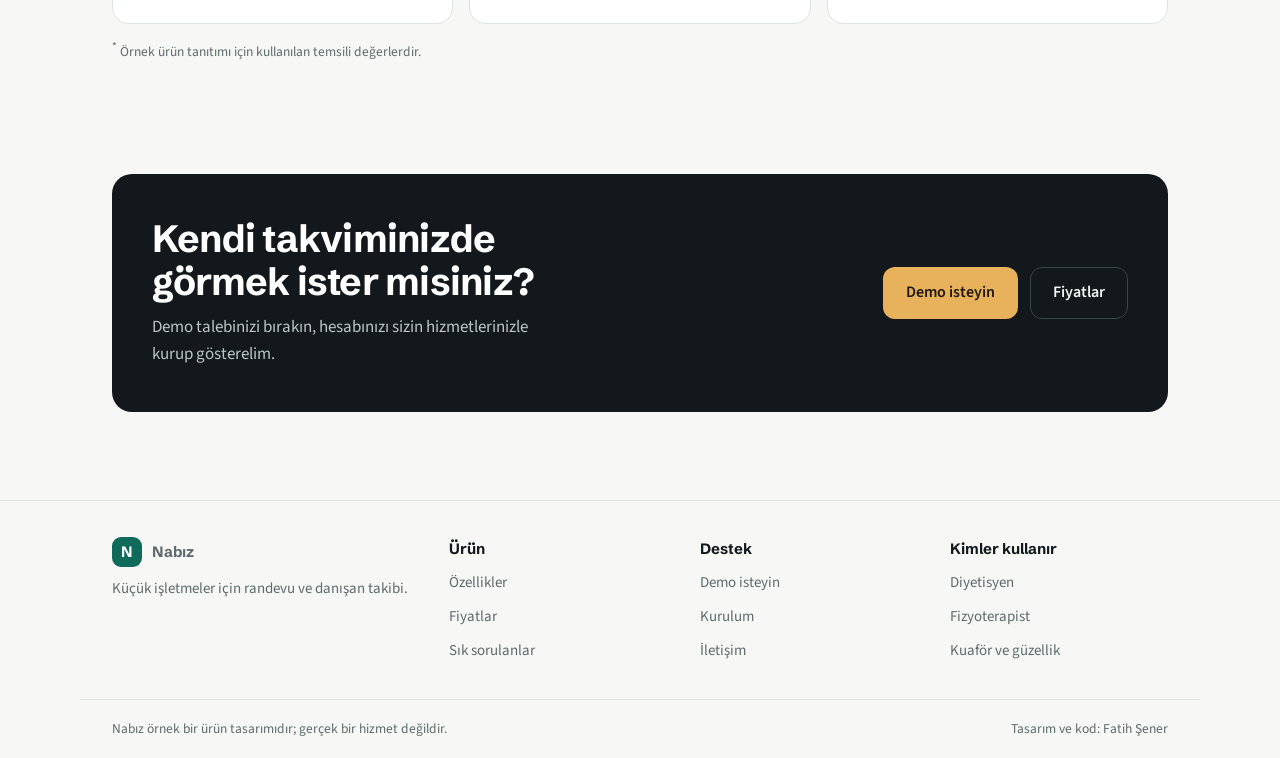
<file: nabiz/ozellikler.html>
<!doctype html>
<html lang="tr">
<head>
<meta charset="utf-8">
<meta name="viewport" content="width=device-width, initial-scale=1, viewport-fit=cover">
<title>Özellikler — Nabız</title>
<meta name="description" content="Online randevu sayfası, danışan kartı, otomatik hatırlatma, paket ve tahsilat takibi. Nabız'ın küçük işletmeler için sunduğu özellikler.">
<link rel="preconnect" href="https://fonts.googleapis.com">
<link rel="preconnect" href="https://fonts.gstatic.com" crossorigin>
<link rel="stylesheet" href="https://fonts.googleapis.com/css2?family=Schibsted+Grotesk:wght@500;700&family=Source+Sans+3:wght@400;600&family=IBM+Plex+Mono:wght@400&display=swap">
<link rel="stylesheet" href="stil.css">
</head>
<body>

<header class="ust">
  <div class="kutu ust-ic">
    <a class="marka" href="index.html"><span class="isaret" aria-hidden="true">N</span> Nabız</a>
    <nav>
      <a href="index.html">Ana sayfa</a>
      <a href="ozellikler.html" aria-current="page">Özellikler</a>
      <a href="fiyatlar.html">Fiyatlar</a>
      <a href="sss.html">Sık sorulanlar</a>
    </nav>
    <div class="ust-sag">
      <a class="dugme dolu kucuk" href="iletisim.html">Demo isteyin</a>
      <button class="menu-dugme" type="button" id="menuDugmesi" aria-expanded="false" aria-controls="gezinmeAcilir" aria-label="Menüyü aç">☰</button>
    </div>
  </div>
  <div class="kutu gezinme-acilir" id="gezinmeAcilir" hidden>
    <a href="index.html">Ana sayfa</a>
    <a href="ozellikler.html">Özellikler</a>
    <a href="fiyatlar.html">Fiyatlar</a>
    <a href="sss.html">Sık sorulanlar</a>
    <a href="iletisim.html">İletişim</a>
  </div>
</header>

<main>
  <div class="kutu sayfa-basi">
    <p class="etiket">Özellikler</p>
    <h1>Bir günün işini dört ekranda toplar.</h1>
    <p class="govde-buyuk">Nabız'ı randevu, danışan, tahsilat ve ekip olmak üzere dört başlıkta kurguladık. Her biri küçük işletmede günde defalarca tekrar eden bir işi ortadan kaldırıyor.</p>
  </div>

  <section class="kutu dar">
    <div class="ozellik-satir">
      <div class="ozellik-yazi">
        <p class="etiket">Randevu</p>
        <h2>Danışan kendi saatini seçsin.</h2>
        <p class="govde-buyuk">Size özel bir randevu bağlantısı verilir. Danışan yalnızca gerçekten müsait olduğunuz saatleri görür; seçtiği an takviminize düşer.</p>
        <ul class="liste">
          <li>Hizmet bazlı süre ve ücret tanımı</li>
          <li>Çalışma saatleri, mola ve tatil günleri</li>
          <li>Çift kayıt ve çakışma engeli</li>
          <li>Randevudan 24 saat önce otomatik hatırlatma</li>
        </ul>
      </div>
      <div class="pano" aria-hidden="true">
        <span class="baslik">Müsait saatler · Cuma</span>
        <div class="satir">10:00 <span class="sag">45 dk</span></div>
        <div class="satir">11:30 <span class="sag">45 dk</span></div>
        <div class="satir">14:00 <span class="sag">45 dk</span></div>
        <div class="satir">16:30 <span class="sag">45 dk</span></div>
      </div>
    </div>

    <div class="ozellik-satir ters">
      <div class="ozellik-yazi">
        <p class="etiket">Danışan kartı</p>
        <h2>Geçmişi hatırlamak zorunda kalmayın.</h2>
        <p class="govde-buyuk">Her danışanın bütün geçmişi tek kartta: önceki seanslar, seans notları, dosyalar ve takip ettiğiniz ölçümler.</p>
        <ul class="liste">
          <li>Seans notu ve özel etiketler</li>
          <li>Dosya ve fotoğraf ekleme</li>
          <li>Kilo, ölçü, ağrı skoru gibi takip alanları</li>
          <li>Son ziyaretten bu yana geçen süre uyarısı</li>
        </ul>
      </div>
      <div class="pano" aria-hidden="true">
        <span class="baslik">Elif Kaya · 6. seans</span>
        <div class="satir">Kilo <span class="sag">78,4 kg</span></div>
        <div class="cubuk"><i style="width: 68%;"></i></div>
        <div class="satir">Hedefe kalan <span class="sag">4,4 kg</span></div>
        <div class="satir">Son not <span class="sag">12 Mart</span></div>
      </div>
    </div>

    <div class="ozellik-satir">
      <div class="ozellik-yazi">
        <p class="etiket">Paket ve tahsilat</p>
        <h2>Kalan seans akılda değil, ekranda.</h2>
        <p class="govde-buyuk">Paket satışı yapıyorsanız kalan hak her seansta otomatik düşer. Tahsil edilen ve bekleyen tutarlar ay sonunu beklemeden görünür.</p>
        <ul class="liste">
          <li>Paket tanımı ve otomatik hak düşümü</li>
          <li>Nakit, kart ve havale kaydı</li>
          <li>Bekleyen ödeme listesi</li>
          <li>Aylık gelir özeti</li>
        </ul>
      </div>
      <div class="pano" aria-hidden="true">
        <span class="baslik">10 seans paketi</span>
        <div class="satir">Kullanılan <span class="sag">6 / 10</span></div>
        <div class="cubuk"><i style="width: 60%;"></i></div>
        <div class="satir">Tahsil edilen <span class="sag">4.500 ₺</span></div>
        <div class="satir">Bekleyen <span class="sag">1.500 ₺</span></div>
      </div>
    </div>

    <div class="ozellik-satir ters">
      <div class="ozellik-yazi">
        <p class="etiket">Ekip</p>
        <h2>Birden fazla çalışan varsa takvimler yan yana.</h2>
        <p class="govde-buyuk">Her çalışanın kendi takvimi ve kendi hizmet listesi olur. Yetki verdiğiniz kadarını görürler; ciro ve danışan bilgisi size kalır.</p>
        <ul class="liste">
          <li>Çalışan bazlı takvim ve hizmet</li>
          <li>Rol ve yetki ayarı</li>
          <li>Günlük ve haftalık doluluk oranı</li>
          <li>İzin ve vardiya planı</li>
        </ul>
      </div>
      <div class="pano" aria-hidden="true">
        <span class="baslik">Haftalık doluluk</span>
        <div class="satir">Ayşe <span class="sag">%82</span></div>
        <div class="cubuk"><i style="width: 82%;"></i></div>
        <div class="satir">Mert <span class="sag">%64</span></div>
        <div class="cubuk"><i style="width: 64%;"></i></div>
      </div>
    </div>
  </section>

  <section class="kutu dar" id="kimler">
    <div class="bolum-basi">
      <p class="etiket">Kimler kullanır</p>
      <h2>Randevuyla çalışan her küçük işletme.</h2>
    </div>
    <div class="kartlar">
      <article class="kart">
        <h3>Diyetisyen</h3>
        <p>Ölçüm takibi, paket seans ve online görüşme randevusu birlikte yürür.</p>
      </article>
      <article class="kart">
        <h3>Fizyoterapist</h3>
        <p>Seans notu, ağrı skoru ve kalan seans hakkı danışan kartında tutulur.</p>
      </article>
      <article class="kart">
        <h3>Kuaför ve güzellik</h3>
        <p>Çalışan bazlı takvim, hizmet süreleri ve yoğun saat raporu.</p>
      </article>
      <article class="kart">
        <h3>Psikolog ve danışman</h3>
        <p>Sabit saatli görüşmeler, gizli not alanı ve hatırlatma mesajları.</p>
      </article>
    </div>
  </section>

  <section class="kutu dar">
    <div class="sayilar">
      <div class="sayi"><b>%38</b><span>Hatırlatma mesajı sonrası gelmeyen randevuda azalma<sup>*</sup></span></div>
      <div class="sayi"><b>2 saat</b><span>Haftada randevu takibinden kazanılan süre<sup>*</sup></span></div>
      <div class="sayi"><b>4 dakika</b><span>Ortalama kurulum süresi</span></div>
    </div>
    <p style="margin-top: 14px; font-size: 13.5px; color: var(--soluk);"><sup>*</sup> Örnek ürün tanıtımı için kullanılan temsili değerlerdir.</p>
  </section>

  <section class="kutu">
    <div class="cagri">
      <div style="display: grid; gap: 10px;">
        <h2>Kendi takviminizde görmek ister misiniz?</h2>
        <p>Demo talebinizi bırakın, hesabınızı sizin hizmetlerinizle kurup gösterelim.</p>
      </div>
      <div style="display: flex; gap: 12px; flex-wrap: wrap;">
        <a class="dugme dolu" href="iletisim.html">Demo isteyin</a>
        <a class="dugme bos" href="fiyatlar.html">Fiyatlar</a>
      </div>
    </div>
  </section>
</main>

<footer>
  <div class="kutu footer-ic">
    <div class="footer-sut">
      <a class="marka" href="index.html"><span class="isaret" aria-hidden="true">N</span> Nabız</a>
      <p style="color: var(--soluk); font-size: 15px;">Küçük işletmeler için randevu ve danışan takibi.</p>
    </div>
    <div class="footer-sut">
      <b>Ürün</b>
      <a href="ozellikler.html">Özellikler</a>
      <a href="fiyatlar.html">Fiyatlar</a>
      <a href="sss.html">Sık sorulanlar</a>
    </div>
    <div class="footer-sut">
      <b>Destek</b>
      <a href="iletisim.html">Demo isteyin</a>
      <a href="sss.html#kurulum">Kurulum</a>
      <a href="iletisim.html">İletişim</a>
    </div>
    <div class="footer-sut">
      <b>Kimler kullanır</b>
      <a href="ozellikler.html#kimler">Diyetisyen</a>
      <a href="ozellikler.html#kimler">Fizyoterapist</a>
      <a href="ozellikler.html#kimler">Kuaför ve güzellik</a>
    </div>
  </div>
  <div class="kutu footer-alt">
    <span>Nabız örnek bir ürün tasarımıdır; gerçek bir hizmet değildir.</span>
    <span class="sag">Tasarım ve kod: Fatih Şener</span>
  </div>
</footer>

<script src="betik.js"></script>
</body>
</html>
</file>
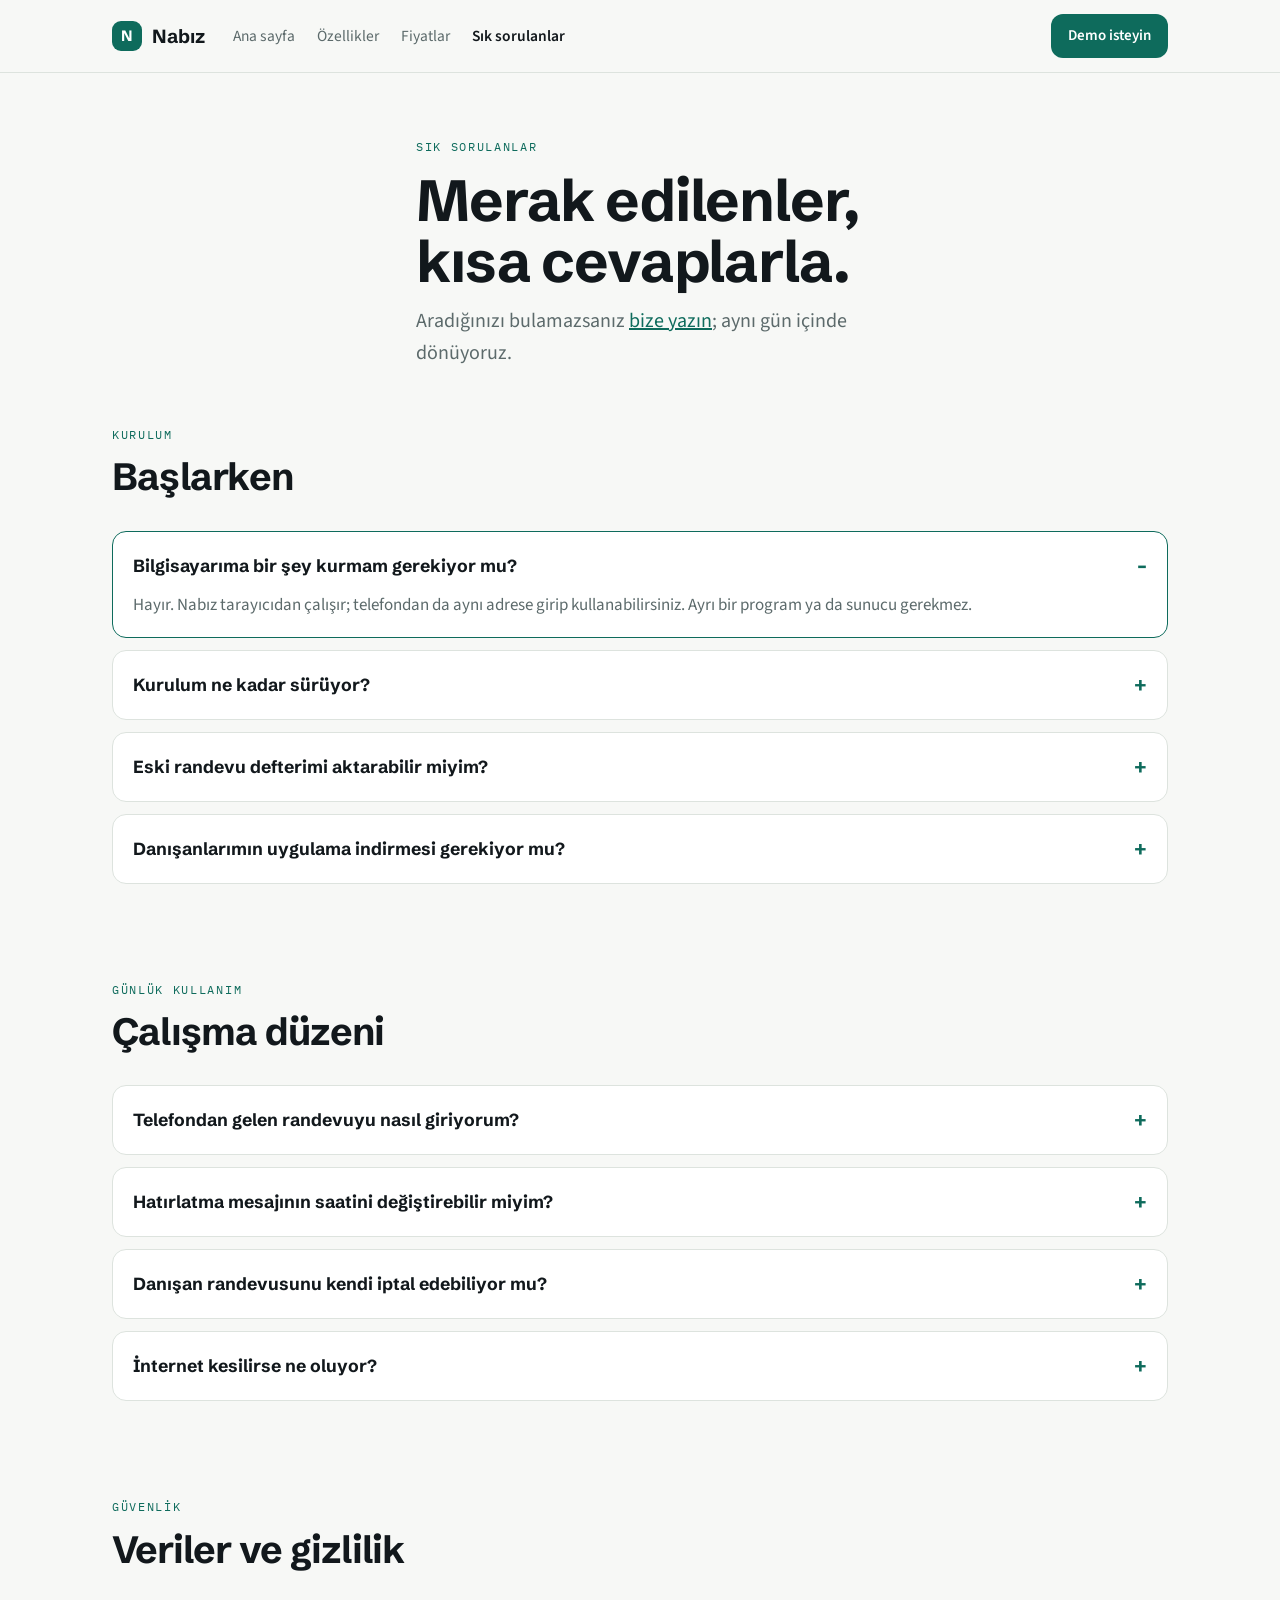
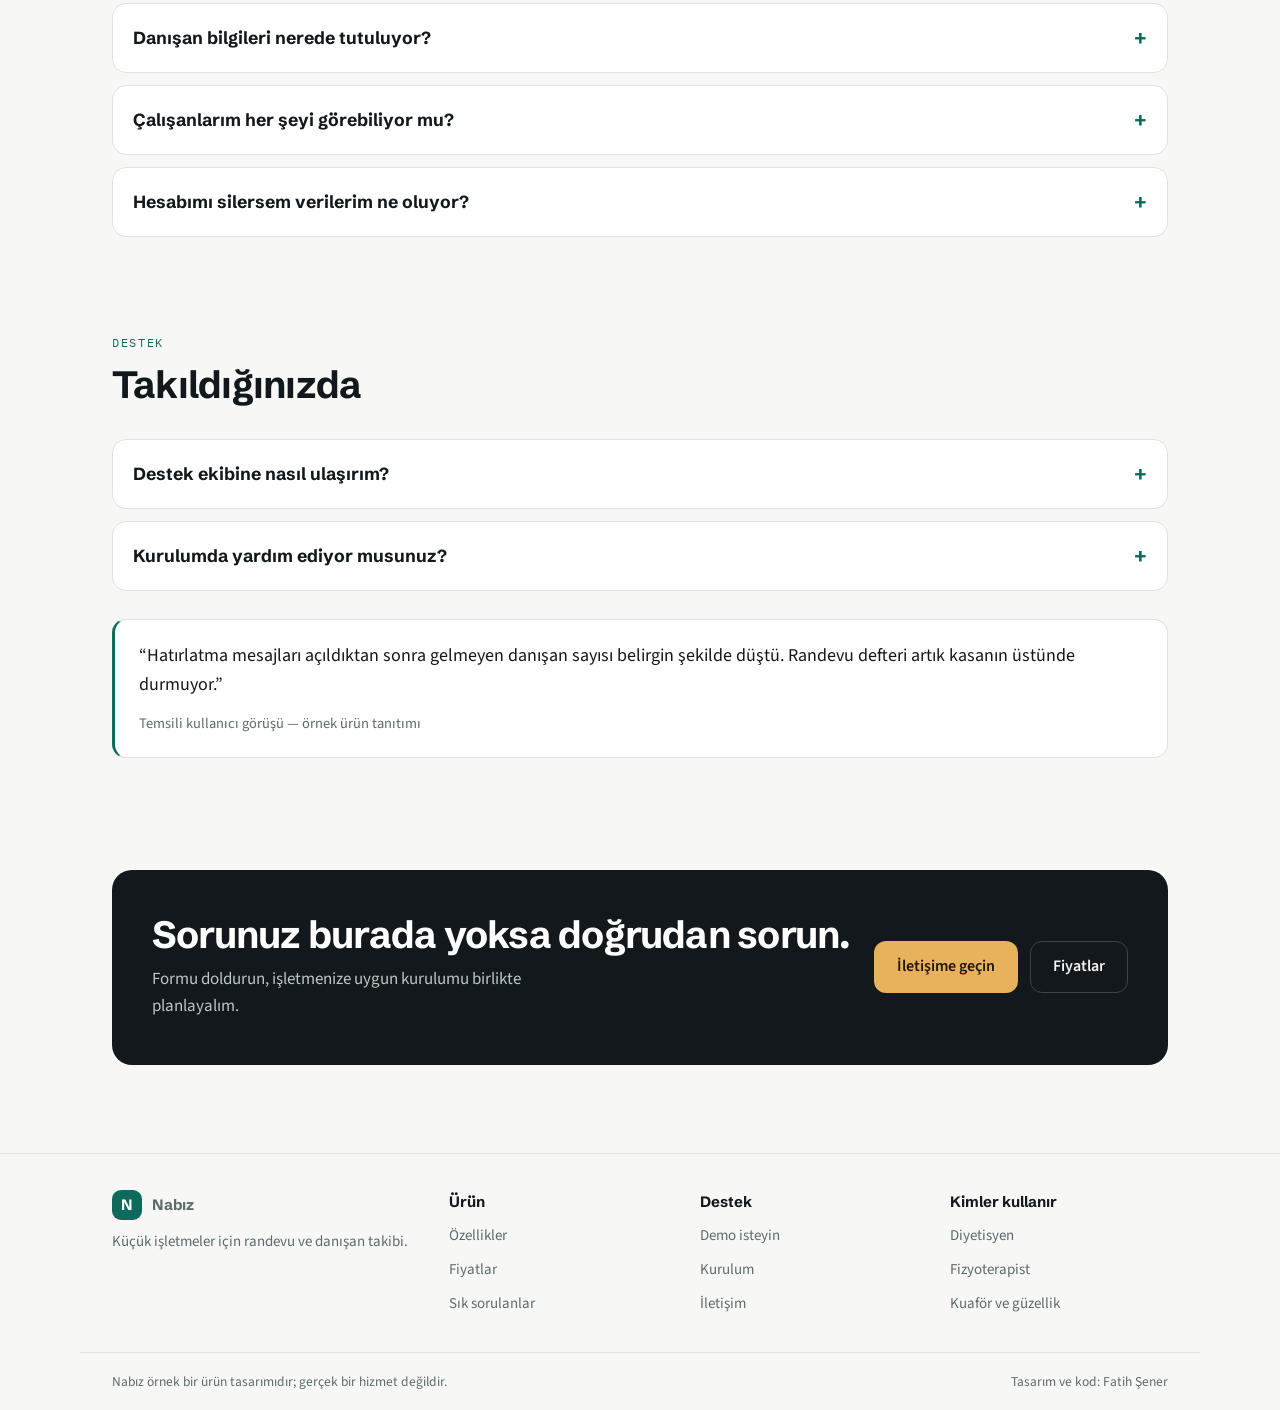
<file: nabiz/sss.html>
<!doctype html>
<html lang="tr">
<head>
<meta charset="utf-8">
<meta name="viewport" content="width=device-width, initial-scale=1, viewport-fit=cover">
<title>Sık sorulanlar — Nabız</title>
<meta name="description" content="Nabız hakkında sık sorulan sorular: kurulum, veri aktarımı, hatırlatma mesajları, güvenlik ve destek.">
<link rel="preconnect" href="https://fonts.googleapis.com">
<link rel="preconnect" href="https://fonts.gstatic.com" crossorigin>
<link rel="stylesheet" href="https://fonts.googleapis.com/css2?family=Schibsted+Grotesk:wght@500;700&family=Source+Sans+3:wght@400;600&family=IBM+Plex+Mono:wght@400&display=swap">
<link rel="stylesheet" href="stil.css">
</head>
<body>

<header class="ust">
  <div class="kutu ust-ic">
    <a class="marka" href="index.html"><span class="isaret" aria-hidden="true">N</span> Nabız</a>
    <nav>
      <a href="index.html">Ana sayfa</a>
      <a href="ozellikler.html">Özellikler</a>
      <a href="fiyatlar.html">Fiyatlar</a>
      <a href="sss.html" aria-current="page">Sık sorulanlar</a>
    </nav>
    <div class="ust-sag">
      <a class="dugme dolu kucuk" href="iletisim.html">Demo isteyin</a>
      <button class="menu-dugme" type="button" id="menuDugmesi" aria-expanded="false" aria-controls="gezinmeAcilir" aria-label="Menüyü aç">☰</button>
    </div>
  </div>
  <div class="kutu gezinme-acilir" id="gezinmeAcilir" hidden>
    <a href="index.html">Ana sayfa</a>
    <a href="ozellikler.html">Özellikler</a>
    <a href="fiyatlar.html">Fiyatlar</a>
    <a href="sss.html">Sık sorulanlar</a>
    <a href="iletisim.html">İletişim</a>
  </div>
</header>

<main>
  <div class="kutu sayfa-basi">
    <p class="etiket">Sık sorulanlar</p>
    <h1>Merak edilenler, kısa cevaplarla.</h1>
    <p class="govde-buyuk">Aradığınızı bulamazsanız <a href="iletisim.html">bize yazın</a>; aynı gün içinde dönüyoruz.</p>
  </div>

  <section class="kutu dar" id="kurulum">
    <div class="bolum-basi">
      <p class="etiket">Kurulum</p>
      <h2>Başlarken</h2>
    </div>
    <div class="sss">
      <details open>
        <summary>Bilgisayarıma bir şey kurmam gerekiyor mu?</summary>
        <p>Hayır. Nabız tarayıcıdan çalışır; telefondan da aynı adrese girip kullanabilirsiniz. Ayrı bir program ya da sunucu gerekmez.</p>
      </details>
      <details>
        <summary>Kurulum ne kadar sürüyor?</summary>
        <p>Hizmetlerinizi ve çalışma saatlerinizi girmek ortalama on beş dakika sürüyor. Hazır şablonlardan birini seçerseniz daha da kısalıyor.</p>
      </details>
      <details>
        <summary>Eski randevu defterimi aktarabilir miyim?</summary>
        <p>Danışan listenizi Excel dosyası olarak yükleyebilirsiniz. Klinik planında aktarımı biz yapıyoruz; siz dosyayı göndermeniz yeterli.</p>
      </details>
      <details>
        <summary>Danışanlarımın uygulama indirmesi gerekiyor mu?</summary>
        <p>Gerekmiyor. Danışan, paylaştığınız bağlantıya girip saat seçiyor. Onay ve hatırlatma mesajları SMS ya da WhatsApp üzerinden gidiyor.</p>
      </details>
    </div>
  </section>

  <section class="kutu dar">
    <div class="bolum-basi">
      <p class="etiket">Günlük kullanım</p>
      <h2>Çalışma düzeni</h2>
    </div>
    <div class="sss">
      <details>
        <summary>Telefondan gelen randevuyu nasıl giriyorum?</summary>
        <p>Takvimde boş saate dokunup danışanı seçmeniz yeterli. Kayıtlı değilse ad ve telefonla aynı ekranda oluşturursunuz.</p>
      </details>
      <details>
        <summary>Hatırlatma mesajının saatini değiştirebilir miyim?</summary>
        <p>Evet. Randevudan kaç saat önce gideceğini ve mesaj metnini kendiniz belirlersiniz. Hizmete göre farklı metin de tanımlayabilirsiniz.</p>
      </details>
      <details>
        <summary>Danışan randevusunu kendi iptal edebiliyor mu?</summary>
        <p>Siz izin verirseniz evet. İptal ve erteleme için kaç saat öncesine kadar hak tanıdığınızı ayarlardan seçersiniz; iptal olunca saat otomatik açılır.</p>
      </details>
      <details>
        <summary>İnternet kesilirse ne oluyor?</summary>
        <p>Günün randevu listesi cihazda önbelleğe alınır, o gün kimin geleceğini görmeye devam edersiniz. Yeni kayıtlar bağlantı gelince eşitlenir.</p>
      </details>
    </div>
  </section>

  <section class="kutu dar">
    <div class="bolum-basi">
      <p class="etiket">Güvenlik</p>
      <h2>Veriler ve gizlilik</h2>
    </div>
    <div class="sss">
      <details>
        <summary>Danışan bilgileri nerede tutuluyor?</summary>
        <p>Veriler Türkiye'deki sunucularda, şifrelenmiş olarak tutulur. Günlük yedek alınır ve yedekler ayrı bir konumda saklanır.</p>
      </details>
      <details>
        <summary>Çalışanlarım her şeyi görebiliyor mu?</summary>
        <p>Hayır. Rol bazlı yetki veriyorsunuz: bir çalışan yalnızca kendi takvimini ve kendi danışanlarını görebilir, ciro ekranına giremez.</p>
      </details>
      <details>
        <summary>Hesabımı silersem verilerim ne oluyor?</summary>
        <p>Silme talebinden sonra tüm kayıtlar 30 gün içinde kalıcı olarak siliniyor. Öncesinde dışarı aktarmak isterseniz Excel çıktısı alabilirsiniz.</p>
      </details>
    </div>
  </section>

  <section class="kutu dar">
    <div class="bolum-basi">
      <p class="etiket">Destek</p>
      <h2>Takıldığınızda</h2>
    </div>
    <div class="sss">
      <details>
        <summary>Destek ekibine nasıl ulaşırım?</summary>
        <p>Hafta içi 09.00–18.00 arasında e-posta ve telefonla ulaşabilirsiniz. Ekip ve Klinik planlarında telefon desteği de var.</p>
      </details>
      <details>
        <summary>Kurulumda yardım ediyor musunuz?</summary>
        <p>Ediyoruz. Demo görüşmesinde hizmetlerinizi birlikte tanımlıyor, ilk randevu bağlantınızı sizinle beraber oluşturuyoruz.</p>
      </details>
    </div>

    <div class="alinti" style="margin-top: 28px;">
      <p>“Hatırlatma mesajları açıldıktan sonra gelmeyen danışan sayısı belirgin şekilde düştü. Randevu defteri artık kasanın üstünde durmuyor.”</p>
      <cite>Temsili kullanıcı görüşü — örnek ürün tanıtımı</cite>
    </div>
  </section>

  <section class="kutu">
    <div class="cagri">
      <div style="display: grid; gap: 10px;">
        <h2>Sorunuz burada yoksa doğrudan sorun.</h2>
        <p>Formu doldurun, işletmenize uygun kurulumu birlikte planlayalım.</p>
      </div>
      <div style="display: flex; gap: 12px; flex-wrap: wrap;">
        <a class="dugme dolu" href="iletisim.html">İletişime geçin</a>
        <a class="dugme bos" href="fiyatlar.html">Fiyatlar</a>
      </div>
    </div>
  </section>
</main>

<footer>
  <div class="kutu footer-ic">
    <div class="footer-sut">
      <a class="marka" href="index.html"><span class="isaret" aria-hidden="true">N</span> Nabız</a>
      <p style="color: var(--soluk); font-size: 15px;">Küçük işletmeler için randevu ve danışan takibi.</p>
    </div>
    <div class="footer-sut">
      <b>Ürün</b>
      <a href="ozellikler.html">Özellikler</a>
      <a href="fiyatlar.html">Fiyatlar</a>
      <a href="sss.html">Sık sorulanlar</a>
    </div>
    <div class="footer-sut">
      <b>Destek</b>
      <a href="iletisim.html">Demo isteyin</a>
      <a href="sss.html#kurulum">Kurulum</a>
      <a href="iletisim.html">İletişim</a>
    </div>
    <div class="footer-sut">
      <b>Kimler kullanır</b>
      <a href="ozellikler.html#kimler">Diyetisyen</a>
      <a href="ozellikler.html#kimler">Fizyoterapist</a>
      <a href="ozellikler.html#kimler">Kuaför ve güzellik</a>
    </div>
  </div>
  <div class="kutu footer-alt">
    <span>Nabız örnek bir ürün tasarımıdır; gerçek bir hizmet değildir.</span>
    <span class="sag">Tasarım ve kod: Fatih Şener</span>
  </div>
</footer>

<script src="betik.js"></script>
</body>
</html>
</file>
<file: nabiz/stil.css>
/* NABIZ — ortak stil
   Renkler: kâğıt beyazı zemin, mürekkep metin, derin çam vurgu, kum ikincil. */

:root {
  color-scheme: light;
  --kagit: #F7F8F6;
  --yuzey: #FFFFFF;
  --mürekkep: #12181C;
  --soluk: #5C6A6B;
  --cizgi: #DDE3DE;
  --cam: #0E6B5C;
  --cam-koyu: #0A5248;
  --cam-soluk: #E4F0EC;
  --kum: #E8B15C;
  --uyari: #B4452F;
  --baslik: "Schibsted Grotesk", "Segoe UI", system-ui, sans-serif;
  --govde: "Source Sans 3", "Segoe UI", system-ui, sans-serif;
  --mono: "IBM Plex Mono", ui-monospace, monospace;
  --golge: 0 18px 40px rgba(18, 24, 28, 0.08);
}

* { box-sizing: border-box; }
html, body { max-width: 100%; overflow-x: hidden; }

body {
  margin: 0;
  background: var(--kagit);
  color: var(--mürekkep);
  font-family: var(--govde);
  font-size: 17px;
  line-height: 1.6;
  -webkit-font-smoothing: antialiased;
}

img { max-width: 100%; display: block; }
a { color: var(--cam); }
a:hover { color: var(--cam-koyu); }
:focus-visible { outline: 2px solid var(--cam); outline-offset: 3px; border-radius: 6px; }
[hidden] { display: none !important; }

.kutu { width: 100%; max-width: 1120px; margin-inline: auto; padding-inline: 20px; }
@media (min-width: 900px) { .kutu { padding-inline: 32px; } }

/* ── Başlık ve metin ─────────────────────────── */
h1, h2, h3 { font-family: var(--baslik); font-weight: 700; letter-spacing: -0.02em; margin: 0; text-wrap: balance; }
h1 { font-size: clamp(34px, 5.6vw, 58px); line-height: 1.04; }
h2 { font-size: clamp(26px, 3.6vw, 38px); line-height: 1.12; }
h3 { font-size: clamp(19px, 2.2vw, 22px); line-height: 1.25; }
p { margin: 0; }
.govde-buyuk { font-size: clamp(17px, 2vw, 20px); color: var(--soluk); max-width: 60ch; }
.etiket {
  font-family: var(--mono); font-size: 12px; letter-spacing: 0.14em;
  text-transform: uppercase; color: var(--cam); margin: 0;
}

/* ── Üst menü ────────────────────────────────── */
.ust {
  position: sticky; top: 0; z-index: 30;
  background: rgba(247, 248, 246, 0.94);
  backdrop-filter: blur(10px);
  border-bottom: 1px solid var(--cizgi);
  padding-top: env(safe-area-inset-top, 0px);
}
.ust-ic { display: flex; align-items: center; gap: 16px; padding-block: 14px; }
.marka { display: flex; align-items: center; gap: 10px; font-family: var(--baslik); font-weight: 700; font-size: 19px; color: var(--mürekkep); text-decoration: none; }
.marka .isaret {
  width: 30px; height: 30px; border-radius: 9px;
  background: var(--cam); color: #fff;
  display: grid; place-items: center; font-size: 15px;
}
.ust nav { display: none; gap: 22px; margin-left: 12px; }
.ust nav a { color: var(--soluk); text-decoration: none; font-size: 15.5px; }
.ust nav a:hover { color: var(--mürekkep); }
.ust nav a[aria-current="page"] { color: var(--mürekkep); font-weight: 600; }
.ust-sag { margin-left: auto; display: flex; align-items: center; gap: 10px; }
.menu-dugme {
  display: grid; place-items: center;
  width: 44px; height: 44px; border-radius: 12px;
  border: 1px solid var(--cizgi); background: var(--yuzey);
  cursor: pointer; font-size: 18px;
}
.gezinme-acilir { display: grid; gap: 4px; padding-bottom: 14px; }
.gezinme-acilir a { padding: 12px 10px; border-radius: 10px; color: var(--mürekkep); text-decoration: none; font-size: 16px; }
.gezinme-acilir a:hover { background: var(--cam-soluk); }
@media (min-width: 880px) {
  .ust nav { display: flex; }
  .menu-dugme { display: none; }
  .gezinme-acilir { display: none !important; }
}

/* ── Düğmeler ────────────────────────────────── */
.dugme {
  display: inline-flex; align-items: center; justify-content: center; gap: 8px;
  min-height: 46px; padding: 12px 22px; border-radius: 12px;
  font-family: var(--govde); font-size: 16px; font-weight: 600;
  border: 1px solid transparent; cursor: pointer; text-decoration: none;
  transition: background-color 0.15s ease, border-color 0.15s ease, transform 0.15s ease;
}
.dugme.dolu { background: var(--cam); color: #fff; }
.dugme.dolu:hover { background: var(--cam-koyu); color: #fff; transform: translateY(-1px); }
.dugme.bos { background: var(--yuzey); border-color: var(--cizgi); color: var(--mürekkep); }
.dugme.bos:hover { border-color: var(--cam); color: var(--mürekkep); transform: translateY(-1px); }
.dugme.kucuk { min-height: 40px; padding: 9px 16px; font-size: 15px; }

/* ── Bölümler ────────────────────────────────── */
section { padding-block: 64px; }
section.dar { padding-block: 48px; }
.bolum-basi { display: grid; gap: 12px; max-width: 62ch; margin-bottom: 32px; }

.kartlar { display: grid; gap: 16px; grid-template-columns: repeat(auto-fit, minmax(260px, 1fr)); }
.kart {
  background: var(--yuzey); border: 1px solid var(--cizgi); border-radius: 16px;
  padding: 24px; display: grid; gap: 10px; align-content: start;
}
.kart .isaret {
  width: 38px; height: 38px; border-radius: 11px; background: var(--cam-soluk);
  color: var(--cam); display: grid; place-items: center; font-size: 17px; margin-bottom: 2px;
}
.kart p { color: var(--soluk); }

/* ── Ana sayfa girişi ────────────────────────── */
.giris { display: grid; gap: 40px; align-items: center; padding-block: 56px 48px; }
.giris-yazi { display: grid; gap: 20px; }
.giris .dugmeler { display: flex; flex-wrap: wrap; gap: 12px; }
.guven { display: flex; flex-wrap: wrap; gap: 8px 18px; font-size: 14.5px; color: var(--soluk); }
.guven span { display: inline-flex; align-items: center; gap: 7px; }
.guven span::before { content: "✓"; color: var(--cam); font-weight: 700; }
@media (min-width: 900px) { .giris { grid-template-columns: 1.05fr 0.95fr; gap: 56px; padding-block: 72px 64px; } }

/* Ekran taklidi */
.ekran {
  background: var(--yuzey); border: 1px solid var(--cizgi); border-radius: 18px;
  box-shadow: var(--golge); overflow: hidden;
}
.ekran-ust { display: flex; align-items: center; gap: 8px; padding: 12px 16px; border-bottom: 1px solid var(--cizgi); background: #FBFCFA; }
.ekran-ust i { width: 9px; height: 9px; border-radius: 50%; background: var(--cizgi); }
.ekran-ust b { margin-left: 8px; font-family: var(--mono); font-size: 12px; font-weight: 400; color: var(--soluk); }
.ekran-ic { padding: 18px; display: grid; gap: 12px; }
.randevu { display: flex; align-items: center; gap: 12px; padding: 12px 14px; border: 1px solid var(--cizgi); border-radius: 12px; }
.randevu .saat { font-family: var(--mono); font-size: 13px; color: var(--soluk); min-width: 52px; }
.randevu b { font-size: 15px; font-weight: 600; }
.randevu .durum { margin-left: auto; font-size: 12.5px; border-radius: 999px; padding: 4px 10px; background: var(--cam-soluk); color: var(--cam-koyu); white-space: nowrap; }
.randevu .durum.bekliyor { background: #FBF0DC; color: #8A5B16; }

/* ── Adımlar ─────────────────────────────────── */
.adimlar { display: grid; gap: 18px; counter-reset: adim; }
@media (min-width: 820px) { .adimlar { grid-template-columns: repeat(3, minmax(0, 1fr)); gap: 24px; } }
.adim { display: grid; gap: 8px; padding-top: 18px; border-top: 2px solid var(--cam); }
.adim .sira { font-family: var(--mono); font-size: 12px; color: var(--cam); letter-spacing: 0.12em; }
.adim p { color: var(--soluk); }

/* ── Fiyat ───────────────────────────────────── */
.fiyatlar { display: grid; gap: 18px; grid-template-columns: repeat(auto-fit, minmax(280px, 1fr)); align-items: start; }
.fiyat {
  background: var(--yuzey); border: 1px solid var(--cizgi); border-radius: 18px;
  padding: 26px; display: grid; gap: 14px;
}
.fiyat.one-cikan { border-color: var(--cam); box-shadow: var(--golge); position: relative; }
.fiyat.one-cikan::after {
  content: "En çok tercih edilen";
  position: absolute; top: -12px; left: 26px;
  background: var(--cam); color: #fff; font-size: 12px; font-weight: 600;
  border-radius: 999px; padding: 4px 12px;
}
.fiyat .tutar { font-family: var(--baslik); font-size: 40px; font-weight: 700; letter-spacing: -0.03em; }
.fiyat .tutar small { font-family: var(--govde); font-size: 15px; font-weight: 400; color: var(--soluk); letter-spacing: 0; }
.fiyat ul { list-style: none; margin: 0; padding: 0; display: grid; gap: 9px; }
.fiyat li { display: flex; gap: 9px; font-size: 15.5px; color: var(--soluk); }
.fiyat li::before { content: "✓"; color: var(--cam); font-weight: 700; }
.fiyat li.yok { color: #98A3A0; }
.fiyat li.yok::before { content: "—"; color: #B9C2BE; }

.karsilastirma { width: 100%; border-collapse: collapse; font-size: 15.5px; }
.karsilastirma th, .karsilastirma td { text-align: left; padding: 14px 12px; border-bottom: 1px solid var(--cizgi); }
.karsilastirma thead th { font-family: var(--mono); font-size: 12px; letter-spacing: 0.1em; text-transform: uppercase; color: var(--soluk); }
.karsilastirma td.orta, .karsilastirma th.orta { text-align: center; }
.tablo-sarmal { overflow-x: auto; }

/* ── SSS ─────────────────────────────────────── */
.sss { display: grid; gap: 12px; }
.sss details { background: var(--yuzey); border: 1px solid var(--cizgi); border-radius: 14px; padding: 18px 20px; }
.sss details[open] { border-color: var(--cam); }
.sss summary { cursor: pointer; font-family: var(--baslik); font-weight: 700; font-size: 17.5px; list-style: none; display: flex; gap: 12px; align-items: center; }
.sss summary::-webkit-details-marker { display: none; }
.sss summary::after { content: "+"; margin-left: auto; color: var(--cam); font-size: 20px; }
.sss details[open] summary::after { content: "–"; }
.sss p { color: var(--soluk); margin-top: 10px; }

/* ── Form ────────────────────────────────────── */
.form { display: grid; gap: 16px; background: var(--yuzey); border: 1px solid var(--cizgi); border-radius: 18px; padding: 24px; }
.alan { display: grid; gap: 6px; }
.alan label { font-size: 14.5px; font-weight: 600; }
.alan .ipucu { font-size: 13.5px; color: var(--soluk); }
.alan input, .alan select, .alan textarea {
  font-family: var(--govde); font-size: 16px; color: var(--mürekkep);
  background: #FBFCFA; border: 1px solid var(--cizgi); border-radius: 12px;
  padding: 12px 14px; min-height: 48px; width: 100%;
}
.alan textarea { min-height: 120px; resize: vertical; }
.alan input:focus-visible, .alan select:focus-visible, .alan textarea:focus-visible { border-color: var(--cam); }
.alan.hatali input, .alan.hatali select { border-color: var(--uyari); }
.alan .hata { font-size: 13.5px; color: var(--uyari); }
.form-ikili { display: grid; gap: 16px; }
@media (min-width: 720px) { .form-ikili { grid-template-columns: 1fr 1fr; } }
.basari {
  background: var(--cam-soluk); border: 1px solid var(--cam);
  border-radius: 14px; padding: 18px 20px; display: grid; gap: 6px;
}
.basari b { font-family: var(--baslik); font-size: 18px; }

/* ── Çağrı bandı ─────────────────────────────── */
.cagri {
  background: var(--mürekkep); color: #F2F5F2; border-radius: 20px;
  padding: 36px 26px; display: grid; gap: 18px; align-items: center;
}
.cagri h2 { color: #fff; }
.cagri p { color: #BCC7C4; max-width: 52ch; }
.cagri .dugme.dolu { background: var(--kum); color: #22180A; }
.cagri .dugme.dolu:hover { background: #F0C079; color: #22180A; }
.cagri .dugme.bos { background: transparent; border-color: #3A4548; color: #F2F5F2; }
@media (min-width: 860px) { .cagri { grid-template-columns: 1.4fr auto; padding: 44px 40px; } }

/* ── Alt bilgi ───────────────────────────────── */
footer { border-top: 1px solid var(--cizgi); margin-top: 24px; }
.footer-ic { display: grid; gap: 26px; padding-block: 36px; }
.footer-sut { display: grid; gap: 10px; align-content: start; }
.footer-sut b { font-family: var(--baslik); font-size: 15px; }
.footer-sut a { color: var(--soluk); text-decoration: none; font-size: 15px; }
.footer-sut a:hover { color: var(--mürekkep); }
.footer-alt {
  border-top: 1px solid var(--cizgi); padding-block: 18px;
  padding-bottom: calc(18px + env(safe-area-inset-bottom, 0px));
  display: flex; flex-wrap: wrap; gap: 8px 18px;
  font-size: 13.5px; color: var(--soluk);
}
.footer-alt .sag { margin-left: auto; }
@media (min-width: 820px) { .footer-ic { grid-template-columns: 1.4fr repeat(3, minmax(0, 1fr)); gap: 32px; } }

/* ── İç sayfa başlığı ────────────────────────── */
.sayfa-basi { display: grid; gap: 14px; max-width: 64ch; padding-block: 48px 8px; }
@media (min-width: 900px) { .sayfa-basi { padding-block: 64px 8px; } }

/* ── Özellik satırları ───────────────────────── */
.ozellik-satir { display: grid; gap: 28px; align-items: center; padding-block: 36px; border-top: 1px solid var(--cizgi); }
.ozellik-satir:first-of-type { border-top: 0; }
.ozellik-yazi { display: grid; gap: 14px; }
@media (min-width: 900px) {
  .ozellik-satir { grid-template-columns: 1fr 1fr; gap: 56px; padding-block: 52px; }
  .ozellik-satir.ters .ozellik-yazi { order: 2; }
}
.liste { list-style: none; margin: 0; padding: 0; display: grid; gap: 10px; }
.liste li { display: flex; gap: 10px; color: var(--soluk); font-size: 16px; }
.liste li::before { content: "✓"; color: var(--cam); font-weight: 700; }

/* Küçük ekran taklitleri */
.pano { background: var(--yuzey); border: 1px solid var(--cizgi); border-radius: 16px; padding: 20px; display: grid; gap: 12px; box-shadow: var(--golge); }
.pano .satir { display: flex; align-items: center; gap: 12px; font-size: 15px; }
.pano .satir + .satir { border-top: 1px solid var(--cizgi); padding-top: 12px; }
.pano .sag { margin-left: auto; font-family: var(--mono); font-size: 13px; color: var(--soluk); }
.pano .cubuk { height: 8px; border-radius: 999px; background: var(--cam-soluk); overflow: hidden; }
.pano .cubuk i { display: block; height: 100%; background: var(--cam); }
.pano .baslik { font-family: var(--mono); font-size: 12px; letter-spacing: 0.1em; text-transform: uppercase; color: var(--soluk); }

/* ── Alıntı ──────────────────────────────────── */
.alinti { background: var(--yuzey); border: 1px solid var(--cizgi); border-left: 3px solid var(--cam); border-radius: 14px; padding: 22px 24px; display: grid; gap: 12px; }
.alinti p { font-size: 18px; }
.alinti cite { font-style: normal; font-size: 14.5px; color: var(--soluk); }

/* ── Sayılar ─────────────────────────────────── */
.sayilar { display: grid; gap: 16px; grid-template-columns: repeat(auto-fit, minmax(180px, 1fr)); }
.sayi { display: grid; gap: 4px; padding: 20px; background: var(--yuzey); border: 1px solid var(--cizgi); border-radius: 16px; }
.sayi b { font-family: var(--baslik); font-size: 34px; letter-spacing: -0.03em; font-variant-numeric: tabular-nums; }
.sayi span { font-size: 14.5px; color: var(--soluk); }

/* ── İletişim ────────────────────────────────── */
.iletisim { display: grid; gap: 28px; align-items: start; }
@media (min-width: 900px) { .iletisim { grid-template-columns: 1.1fr 0.9fr; gap: 48px; } }
.bilgi-liste { display: grid; gap: 18px; }
.bilgi { display: grid; gap: 4px; }
.bilgi b { font-family: var(--baslik); font-size: 15px; }
.bilgi span, .bilgi a { color: var(--soluk); font-size: 15.5px; }

@media (prefers-reduced-motion: reduce) { * { transition: none !important; } }
</file>
